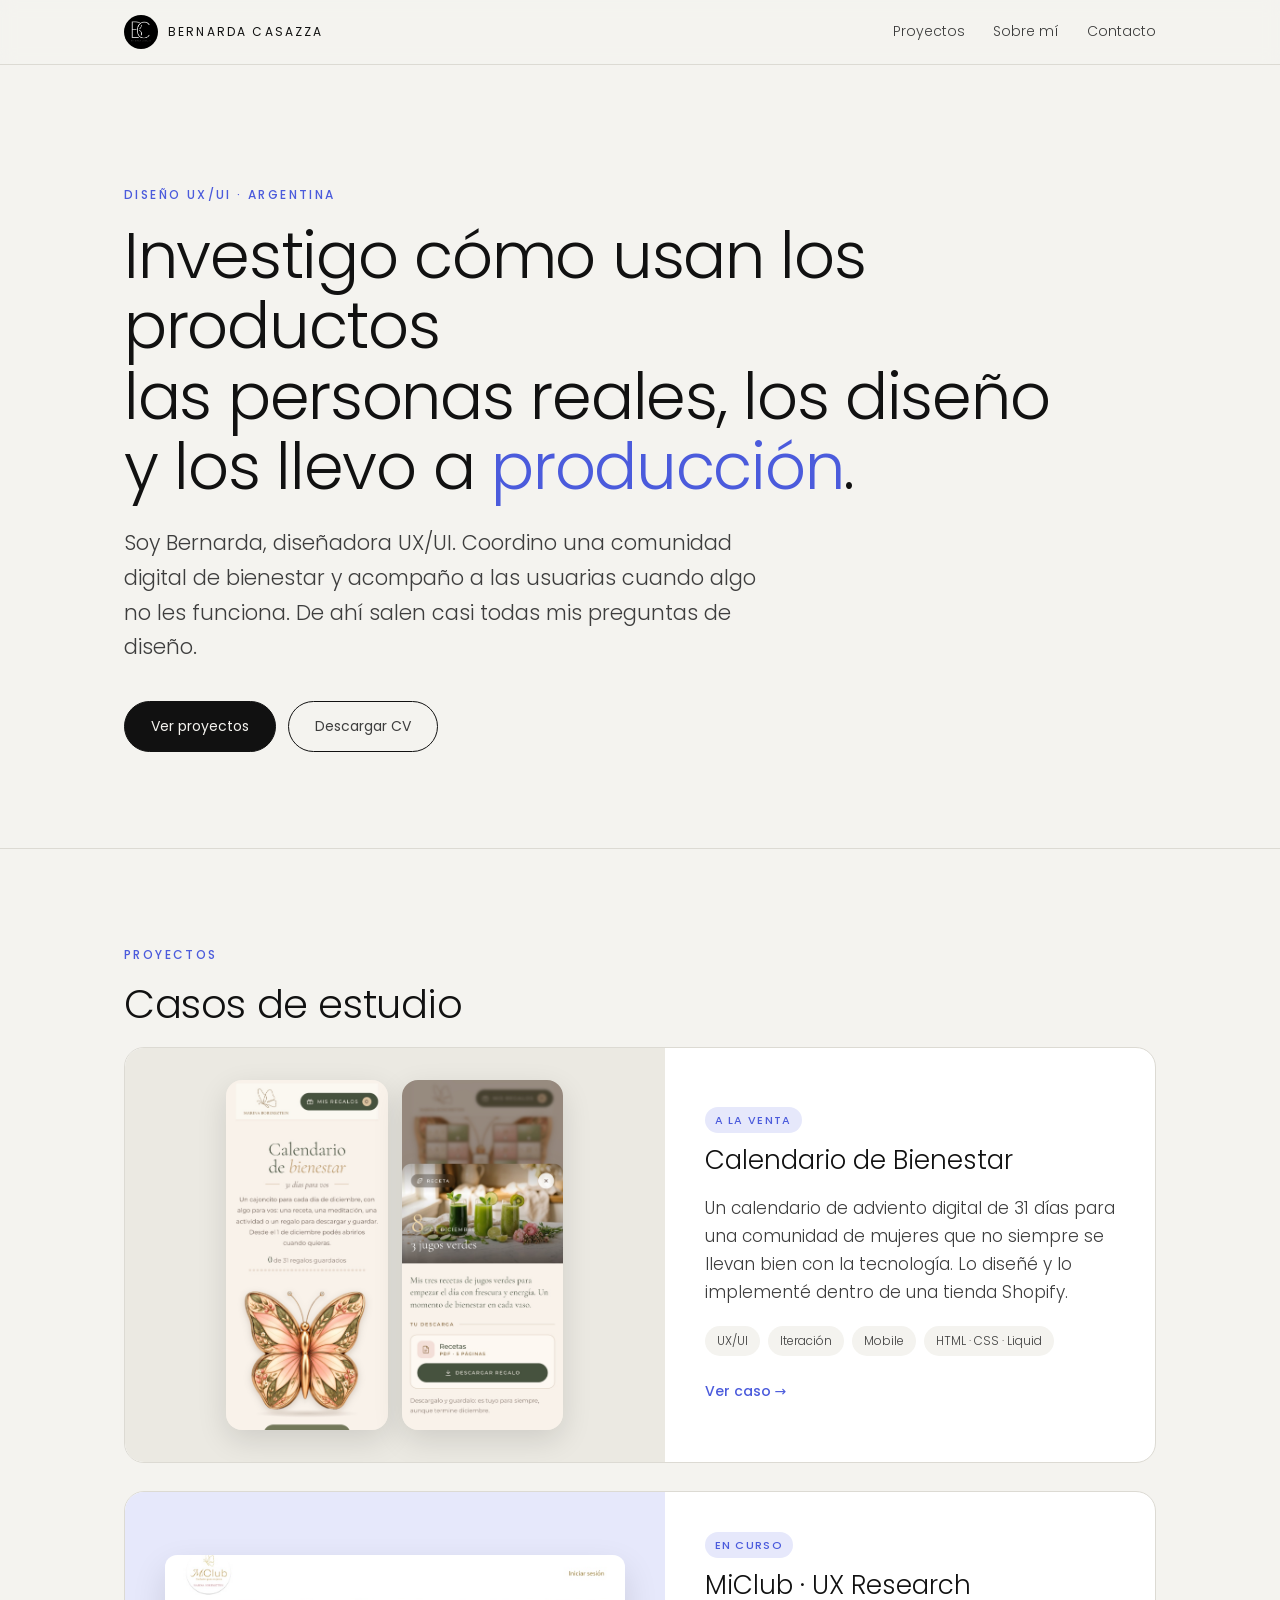
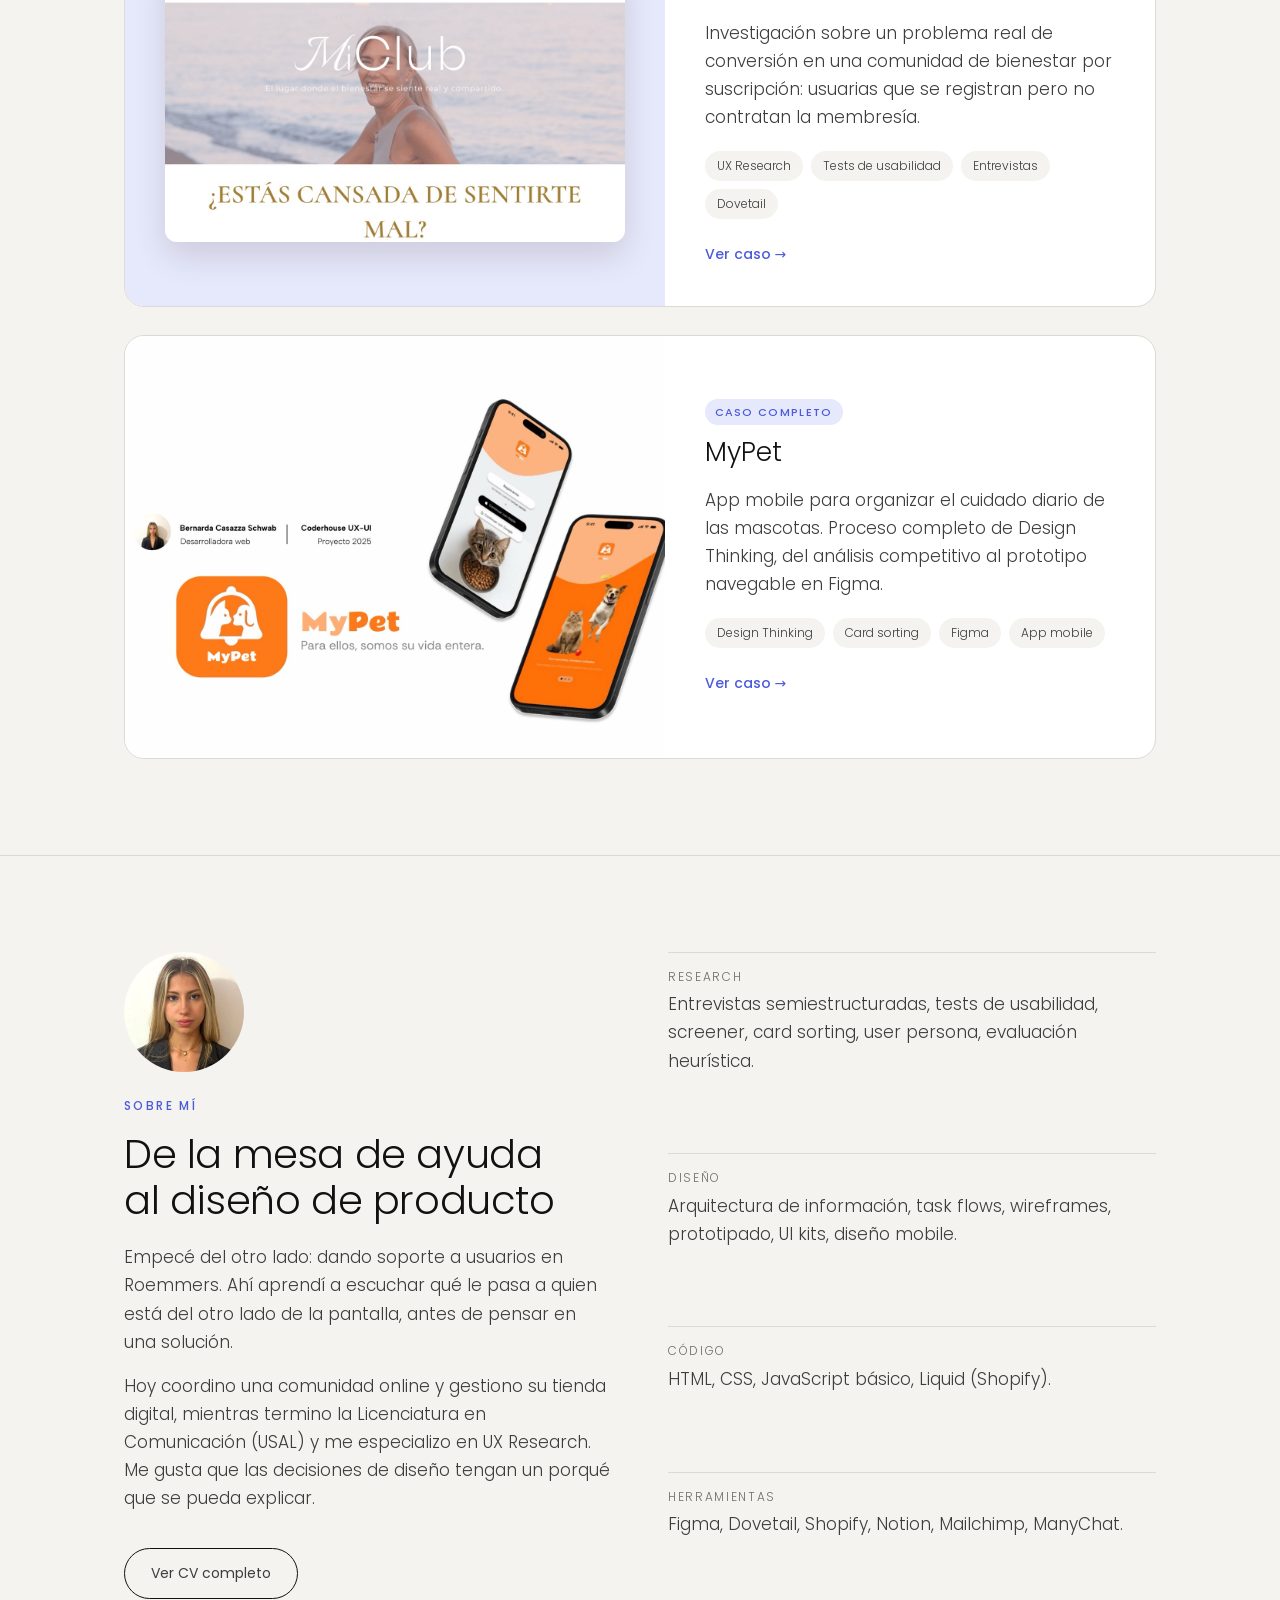
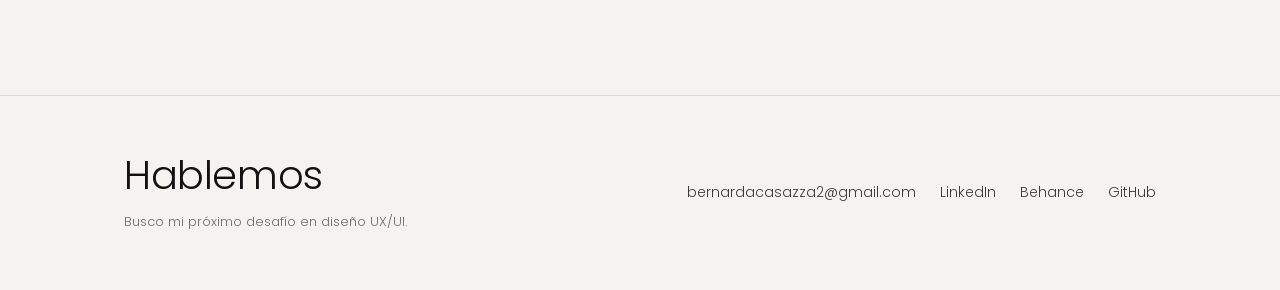
<file: index.html>
<!doctype html>
<html lang="es">
<head>
  <meta charset="utf-8">
  <meta name="viewport" content="width=device-width, initial-scale=1">
  <title>Bernarda Casazza · Diseño UX/UI</title>
  <meta name="description" content="Portfolio de Bernarda Casazza, diseñadora UX/UI en Argentina. Investigo con personas reales, diseño y llevo los productos a producción.">
  <meta property="og:type" content="website">
  <meta property="og:url" content="https://bernicasazza.github.io/">
  <meta property="og:title" content="Bernarda Casazza · Diseño UX/UI">
  <meta property="og:description" content="Portfolio de Bernarda Casazza, diseñadora UX/UI en Argentina. Investigo con personas reales, diseño y llevo los productos a producción.">
  <meta property="og:image" content="https://bernicasazza.github.io/img/og-portfolio.jpg">
  <meta property="og:image:width" content="1200">
  <meta property="og:image:height" content="627">
  <meta name="twitter:card" content="summary_large_image">
  <link rel="icon" href="img/logo-bc.png">
  <link rel="preconnect" href="https://fonts.googleapis.com">
  <link href="https://fonts.googleapis.com/css2?family=Poppins:wght@300;400;500&display=swap" rel="stylesheet">
  <link rel="stylesheet" href="styles.css">
</head>
<body>

<header class="top">
  <div class="wrap">
    <a class="brand" href="index.html"><img src="img/logo-bc.png" alt="">Bernarda Casazza</a>
    <ul class="nav">
      <li><a href="#proyectos">Proyectos</a></li>
      <li class="hide-sm"><a href="#sobre-mi">Sobre mí</a></li>
      <li><a href="#contacto">Contacto</a></li>
    </ul>
  </div>
</header>

<main>
  <section class="hero">
    <div class="wrap">
      <p class="eyebrow">Diseño UX/UI · Argentina</p>
      <h1>Investigo cómo usan los productos <br>las personas reales, los diseño <br>y los llevo a <em>producción</em>.</h1>
      <p class="lead">Soy Bernarda, diseñadora UX/UI. Coordino una comunidad digital de bienestar y acompaño a las usuarias cuando algo no les funciona. De ahí salen casi todas mis preguntas de diseño.</p>
      <div class="btns">
        <a class="btn btn-main" href="#proyectos">Ver proyectos</a>
        <a class="btn btn-ghost" href="cv-bernarda-casazza.pdf" target="_blank">Descargar CV</a>
      </div>
    </div>
  </section>

  <section id="proyectos" class="divider">
    <div class="wrap">
      <p class="eyebrow">Proyectos</p>
      <h2>Casos de estudio</h2>
      <div class="projects">

        <a class="card" href="calendario.html">
          <div class="card-img phones">
            <img src="img/calendario/1-inicio.jpg" alt="Pantalla de inicio del Calendario de Bienestar con una mariposa joyero">
            <img src="img/calendario/4-dia.jpg" alt="Pantalla de un día abierto del calendario">
          </div>
          <div class="card-body">
            <span class="status">A la venta</span>
            <h3>Calendario de Bienestar</h3>
            <p>Un calendario de adviento digital de 31 días para una comunidad de mujeres que no siempre se llevan bien con la tecnología. Lo diseñé y lo implementé dentro de una tienda Shopify.</p>
            <ul class="tags"><li>UX/UI</li><li>Iteración</li><li>Mobile</li><li>HTML · CSS · Liquid</li></ul>
            <span class="more">Ver caso →</span>
          </div>
        </a>

        <a class="card" href="miclub.html">
          <div class="card-img browser" style="background:var(--acc-soft)">
            <img src="img/miclub/sitio.jpg" alt="Página de suscripción de MiClub">
          </div>
          <div class="card-body">
            <span class="status">En curso</span>
            <h3>MiClub · UX Research</h3>
            <p>Investigación sobre un problema real de conversión en una comunidad de bienestar por suscripción: usuarias que se registran pero no contratan la membresía.</p>
            <ul class="tags"><li>UX Research</li><li>Tests de usabilidad</li><li>Entrevistas</li><li>Dovetail</li></ul>
            <span class="more">Ver caso →</span>
          </div>
        </a>

        <a class="card" href="mypet.html">
          <div class="card-img"><img src="img/mypet/00_PORTADA_cover_behance.jpg" alt="Portada del caso MyPet, app para el cuidado de mascotas"></div>
          <div class="card-body">
            <span class="status">Caso completo</span>
            <h3>MyPet</h3>
            <p>App mobile para organizar el cuidado diario de las mascotas. Proceso completo de Design Thinking, del análisis competitivo al prototipo navegable en Figma.</p>
            <ul class="tags"><li>Design Thinking</li><li>Card sorting</li><li>Figma</li><li>App mobile</li></ul>
            <span class="more">Ver caso →</span>
          </div>
        </a>

      </div>
    </div>
  </section>

  <section id="sobre-mi" class="divider">
    <div class="wrap about">
      <div>
        <img class="about-photo" src="img/foto.jpg" alt="Foto de Bernarda Casazza">
        <p class="eyebrow">Sobre mí</p>
        <h2>De la mesa de ayuda <br>al diseño de producto</h2>
        <div class="prose">
          <p>Empecé del otro lado: dando soporte a usuarios en Roemmers. Ahí aprendí a escuchar qué le pasa a quien está del otro lado de la pantalla, antes de pensar en una solución.</p>
          <p>Hoy coordino una comunidad online y gestiono su tienda digital, mientras termino la Licenciatura en Comunicación (USAL) y me especializo en UX Research. Me gusta que las decisiones de diseño tengan un porqué que se pueda explicar.</p>
        </div>
        <div class="btns"><a class="btn btn-ghost" href="cv-bernarda-casazza.pdf" target="_blank">Ver CV completo</a></div>
      </div>
      <ul class="skills">
        <li><span>Research</span>Entrevistas semiestructuradas, tests de usabilidad, screener, card sorting, user persona, evaluación heurística.</li>
        <li><span>Diseño</span>Arquitectura de información, task flows, wireframes, prototipado, UI kits, diseño mobile.</li>
        <li><span>Código</span>HTML, CSS, JavaScript básico, Liquid (Shopify).</li>
        <li><span>Herramientas</span>Figma, Dovetail, Shopify, Notion, Mailchimp, ManyChat.</li>
      </ul>
    </div>
  </section>
</main>

<footer id="contacto">
  <div class="wrap">
    <div>
      <h2 style="margin-bottom:8px">Hablemos</h2>
      <small>Busco mi próximo desafío en diseño UX/UI.</small>
    </div>
    <ul class="contact">
      <li><a href="mailto:bernardacasazza2@gmail.com">bernardacasazza2@gmail.com</a></li>
      <li><a href="https://www.linkedin.com/in/maria-bernarda-casazza-schwab-40ab6226b/" target="_blank">LinkedIn</a></li>
      <li><a href="https://www.behance.net/bernardacasazza1" target="_blank">Behance</a></li>
      <li><a href="https://github.com/bernicasazza" target="_blank">GitHub</a></li>
    </ul>
  </div>
</footer>

</body>
</html>
</file>
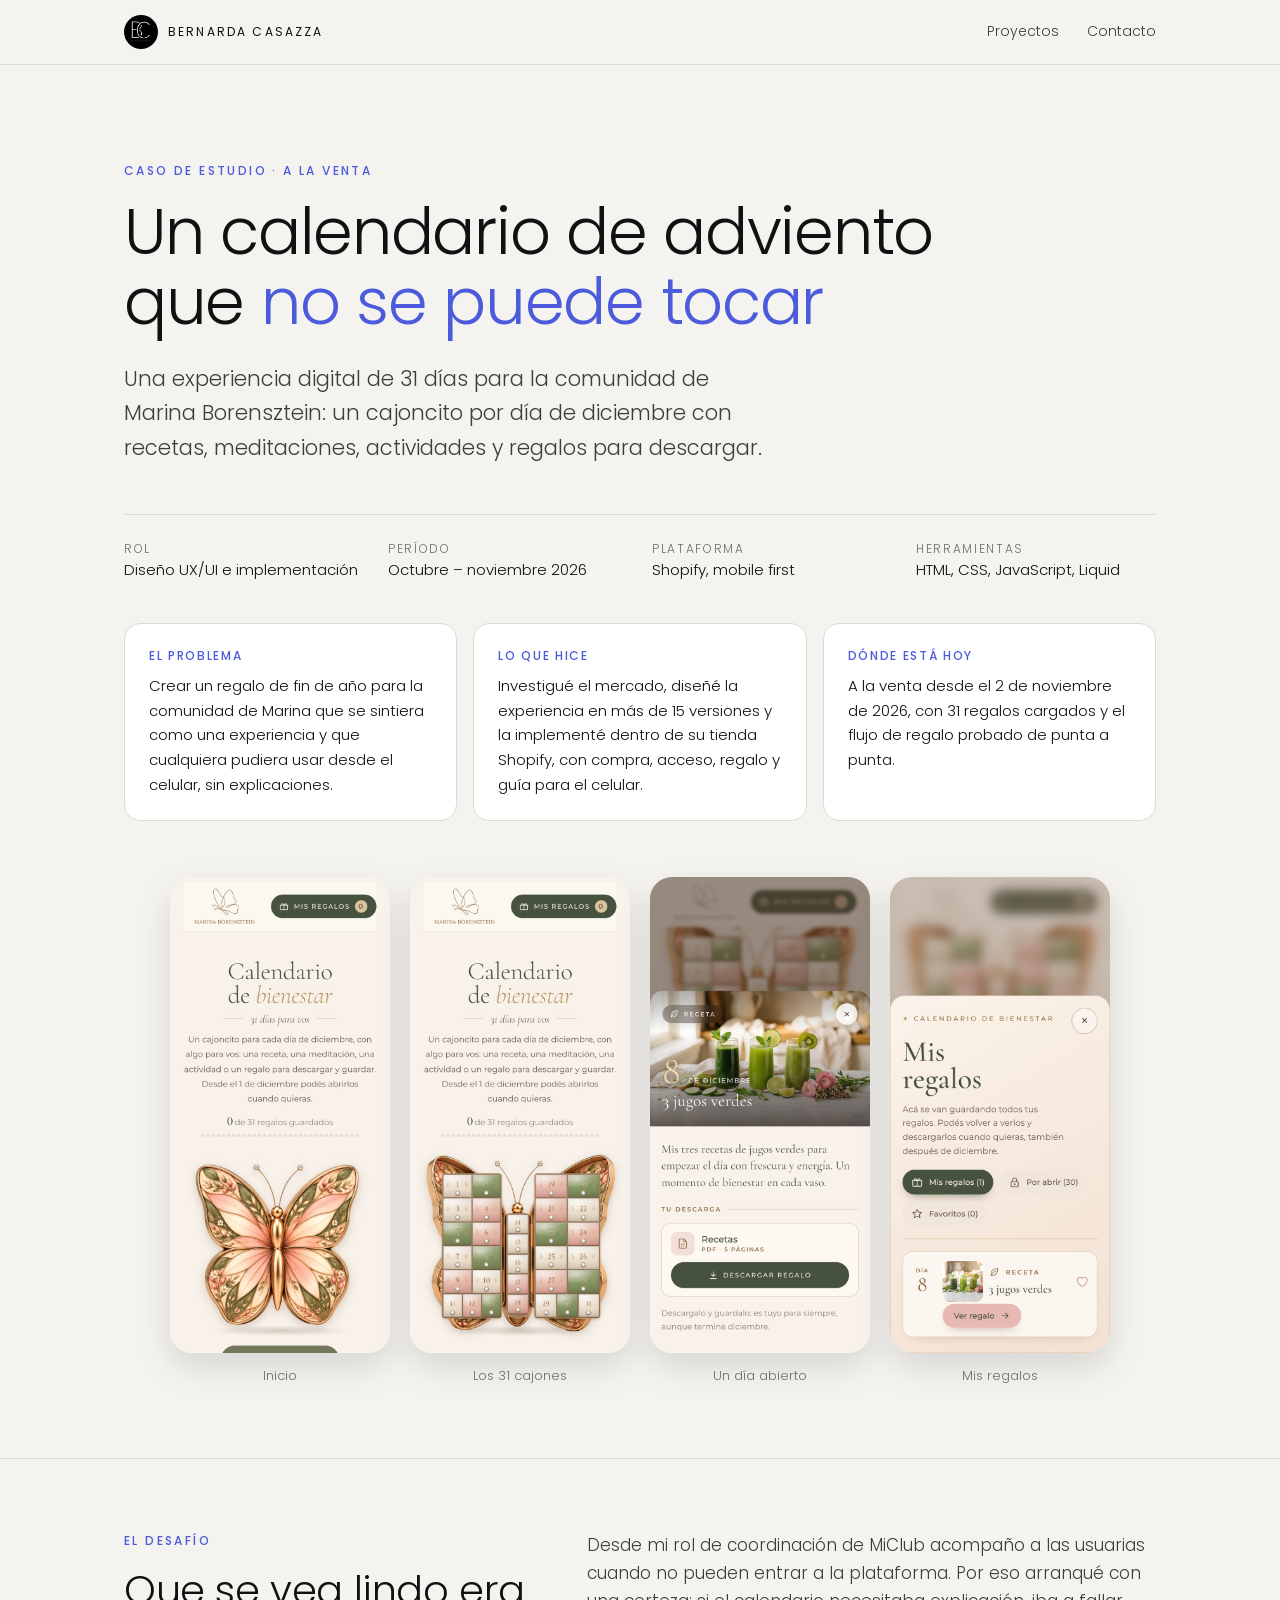
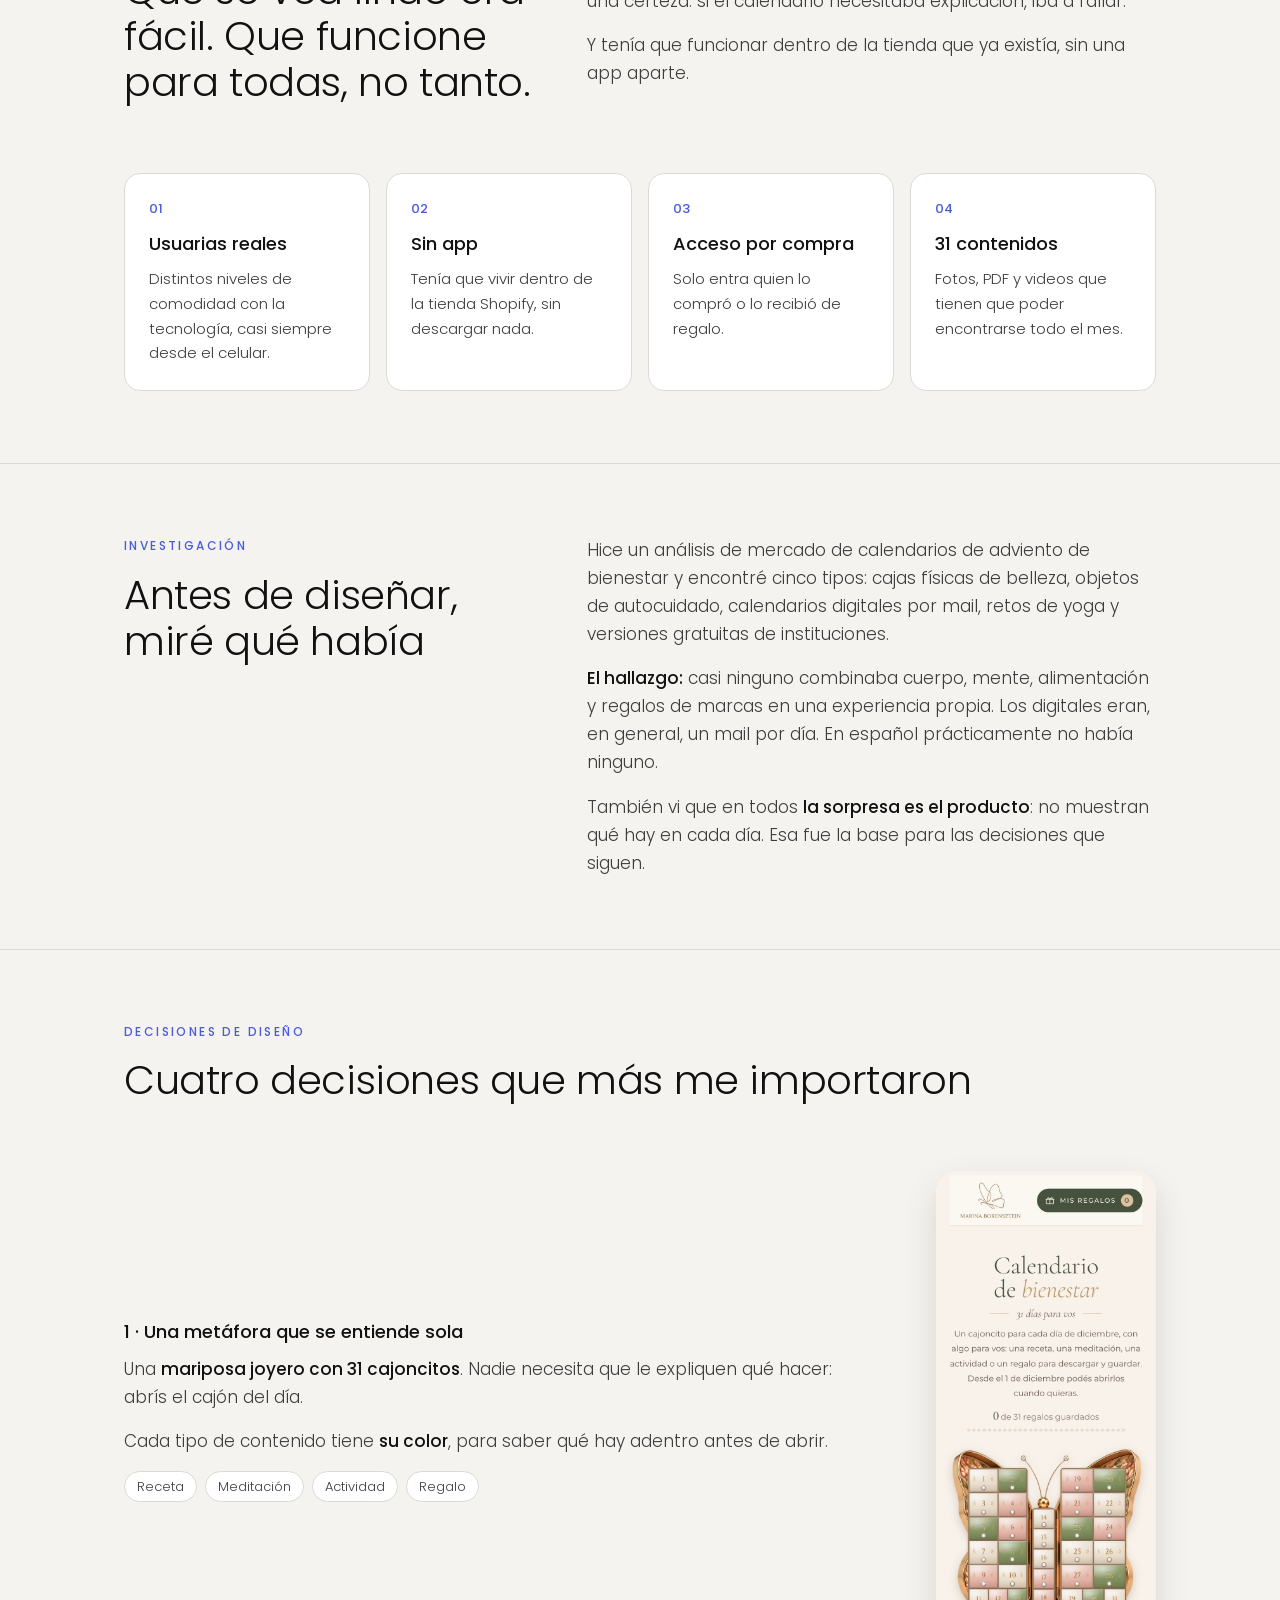
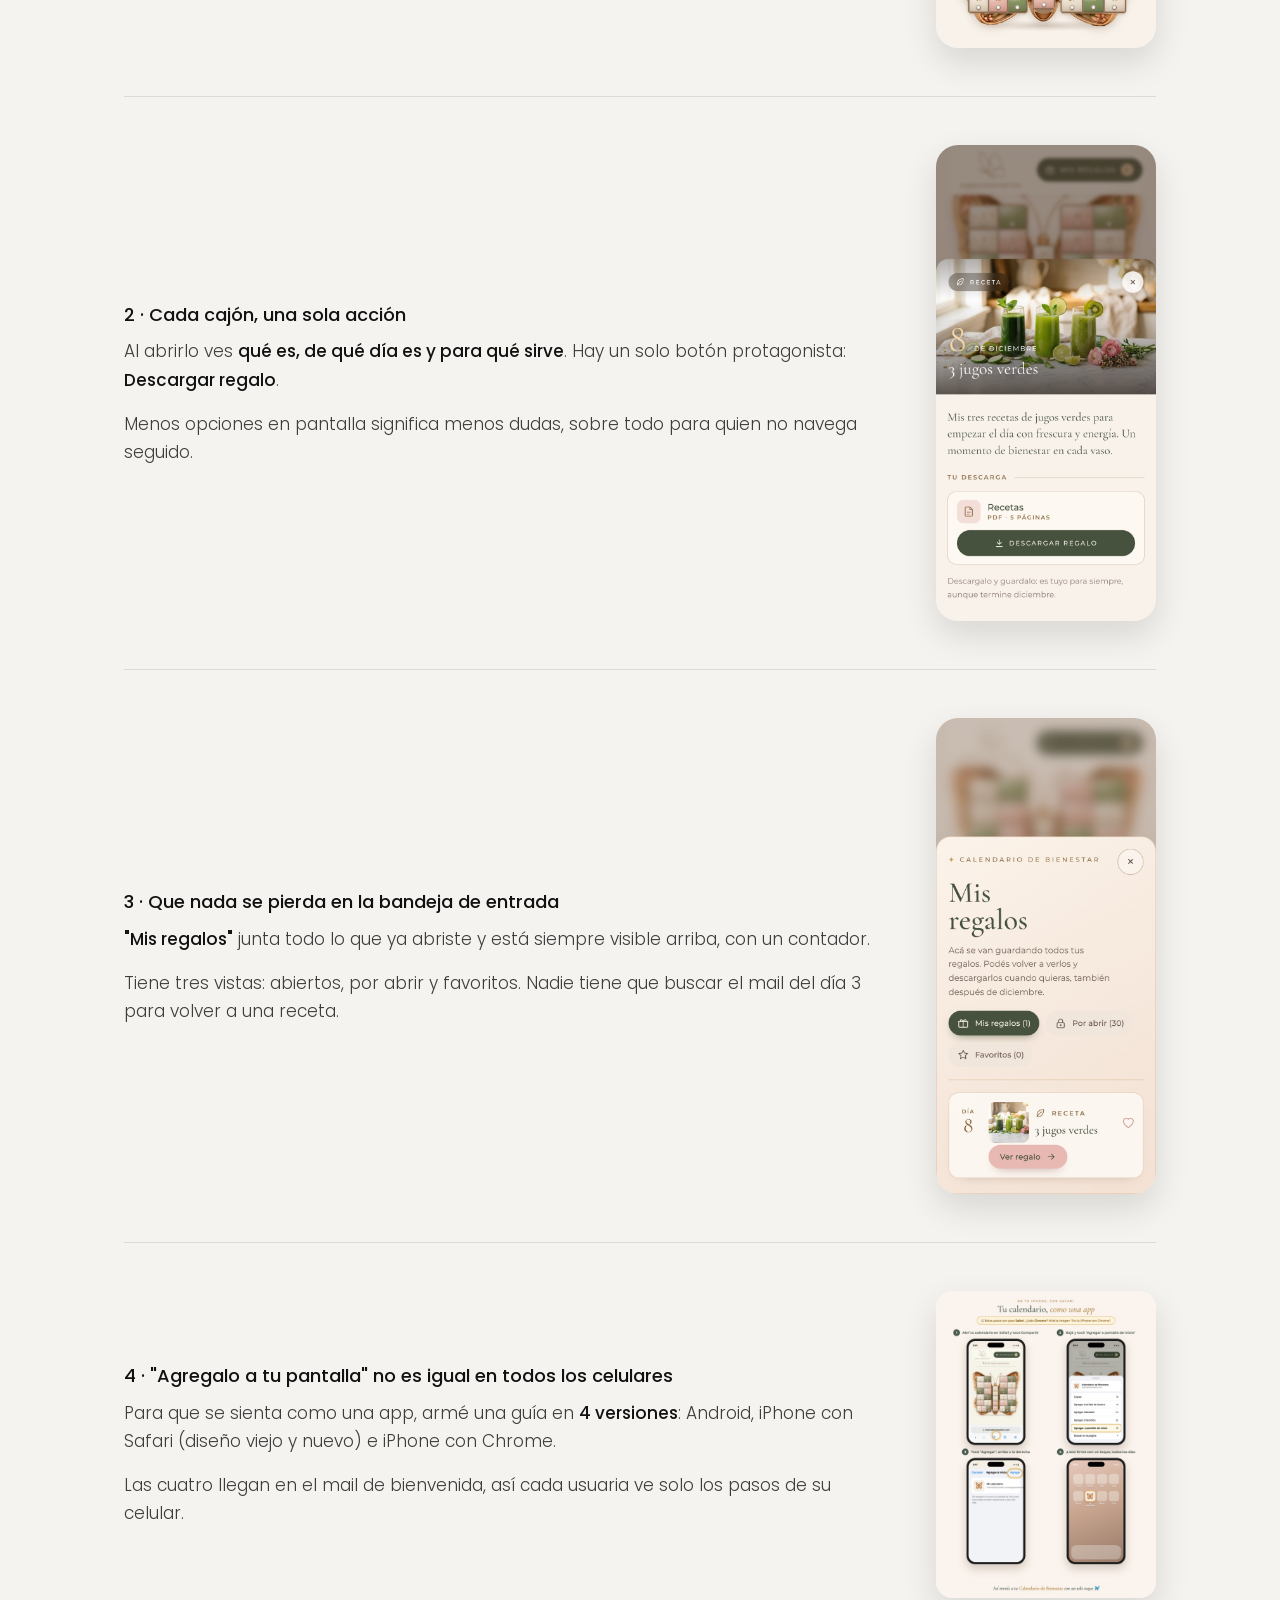
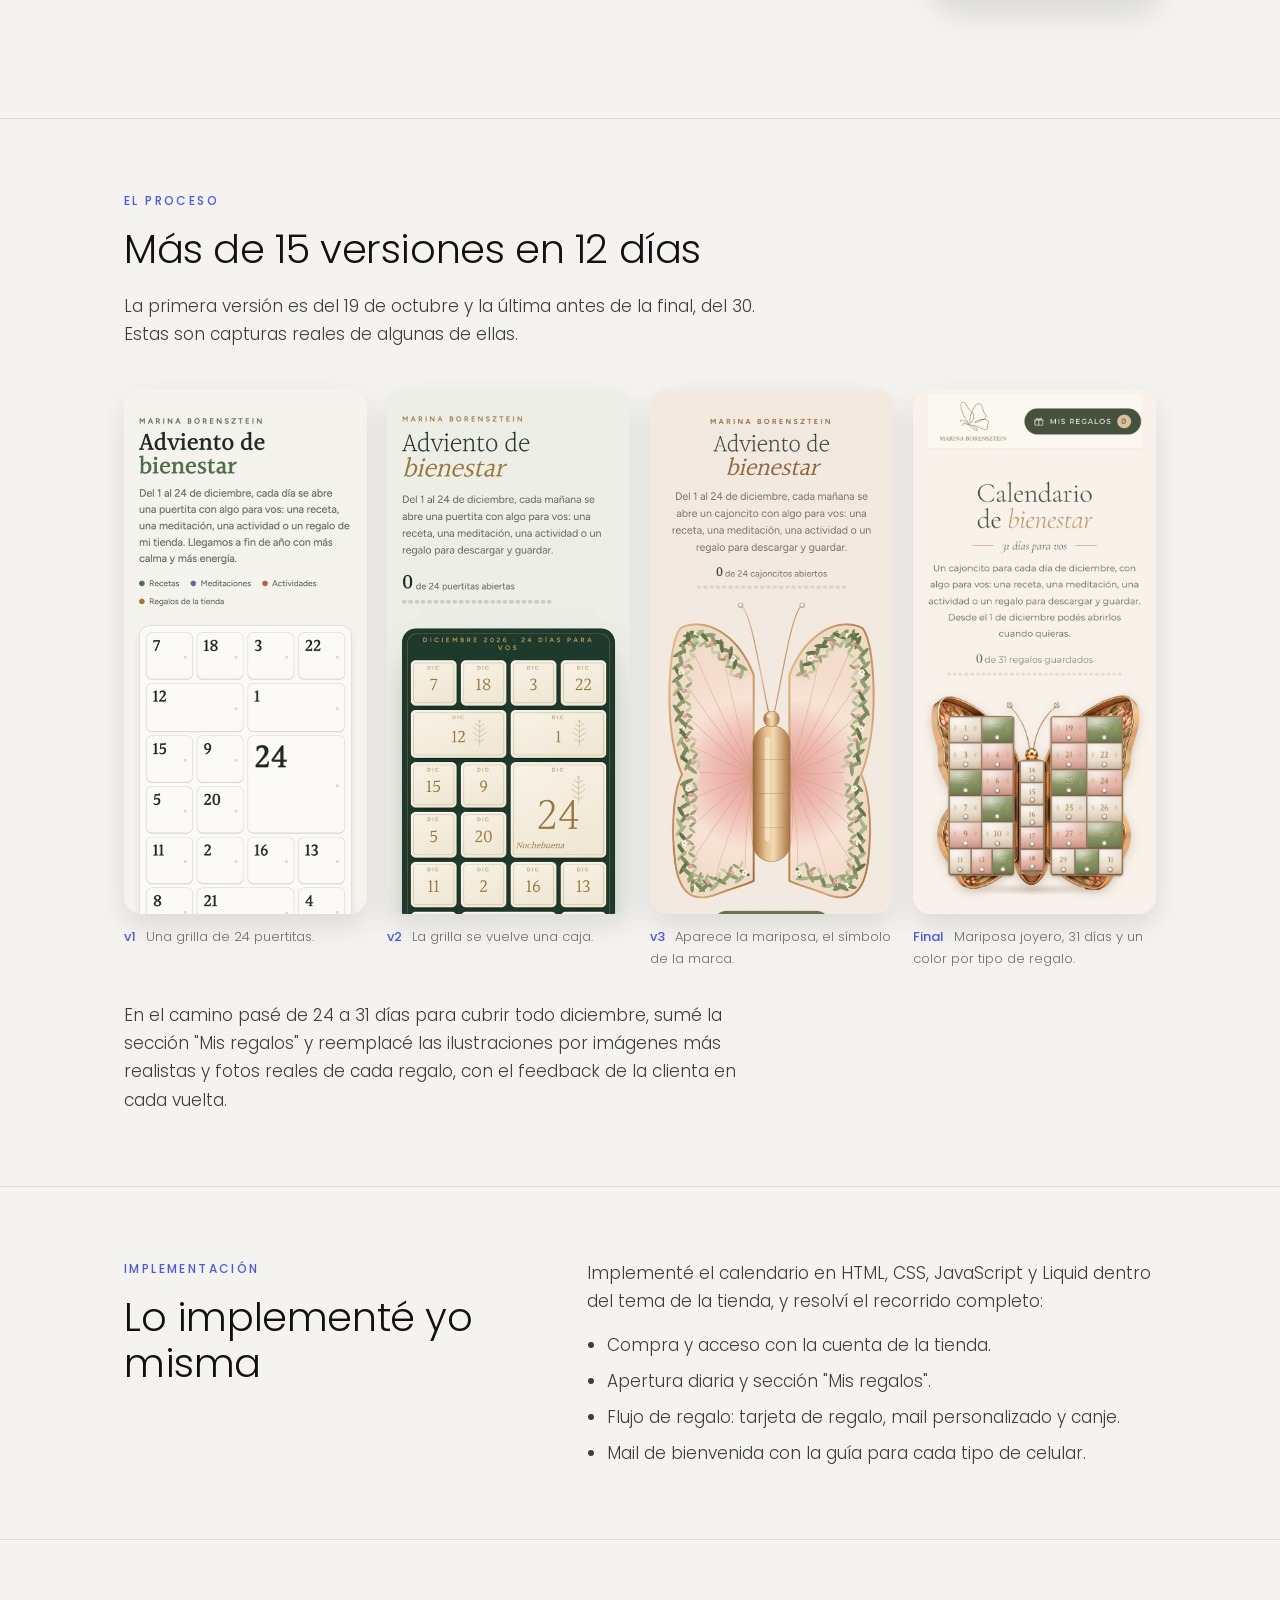
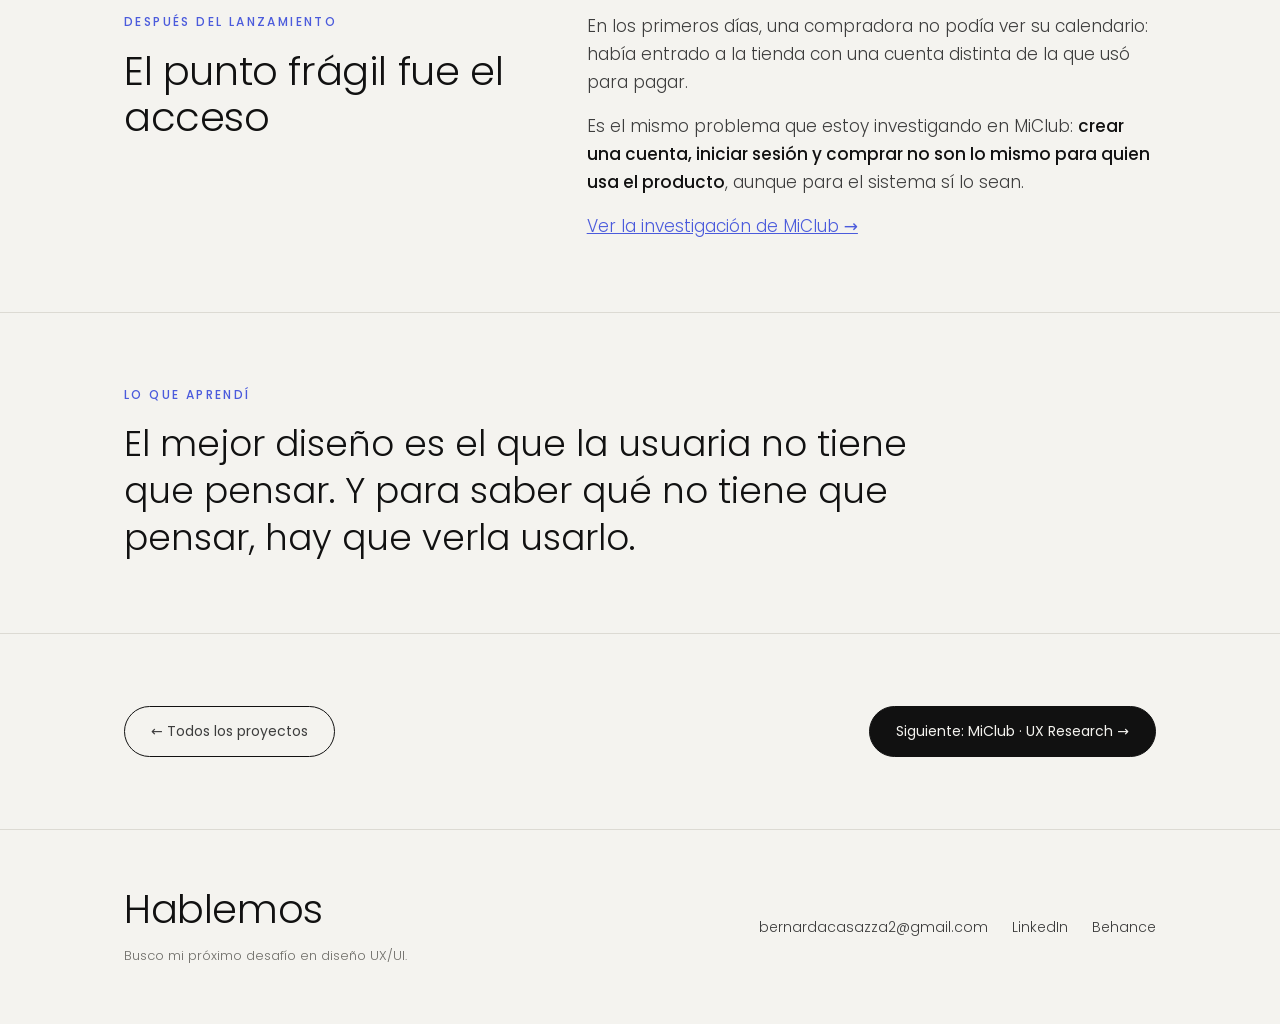
<file: calendario.html>
<!doctype html>
<html lang="es">
<head>
  <meta charset="utf-8">
  <meta name="viewport" content="width=device-width, initial-scale=1">
  <title>Calendario de Bienestar · Bernarda Casazza</title>
  <meta name="description" content="Caso de estudio UX/UI: calendario de adviento digital de 31 días, diseñado e implementado en Shopify.">
  <meta property="og:type" content="website">
  <meta property="og:url" content="https://bernicasazza.github.io/calendario.html">
  <meta property="og:title" content="Calendario de Bienestar · Bernarda Casazza">
  <meta property="og:description" content="Caso de estudio UX/UI: calendario de adviento digital de 31 días, diseñado e implementado en Shopify.">
  <meta property="og:image" content="https://bernicasazza.github.io/img/og-portfolio.jpg">
  <meta property="og:image:width" content="1200">
  <meta property="og:image:height" content="627">
  <meta name="twitter:card" content="summary_large_image">
  <link rel="icon" href="img/logo-bc.png">
  <link rel="preconnect" href="https://fonts.googleapis.com">
  <link href="https://fonts.googleapis.com/css2?family=Poppins:wght@300;400;500&display=swap" rel="stylesheet">
  <link rel="stylesheet" href="styles.css">
</head>
<body class="case">

<header class="top">
  <div class="wrap">
    <a class="brand" href="index.html"><img src="img/logo-bc.png" alt="">Bernarda Casazza</a>
    <ul class="nav">
      <li><a href="index.html#proyectos">Proyectos</a></li>
      <li><a href="#contacto">Contacto</a></li>
    </ul>
  </div>
</header>

<main>
  <div class="case-hero">
    <div class="wrap">
      <p class="eyebrow">Caso de estudio · A la venta</p>
      <h1>Un calendario de adviento <br>que <em>no se puede tocar</em></h1>
      <p class="lead">Una experiencia digital de 31 días para la comunidad de Marina Borensztein: un cajoncito por día de diciembre con recetas, meditaciones, actividades y regalos para descargar.</p>
      <div class="meta">
        <div><span>Rol</span><p>Diseño UX/UI e implementación</p></div>
        <div><span>Período</span><p>Octubre – noviembre 2026</p></div>
        <div><span>Plataforma</span><p>Shopify, mobile first</p></div>
        <div><span>Herramientas</span><p>HTML, CSS, JavaScript, Liquid</p></div>
      </div>
      <div class="tldr">
        <div><span>El problema</span><p>Crear un regalo de fin de año para la comunidad de Marina que se sintiera como una experiencia y que cualquiera pudiera usar desde el celular, sin explicaciones.</p></div>
        <div><span>Lo que hice</span><p>Investigué el mercado, diseñé la experiencia en más de 15 versiones y la implementé dentro de su tienda Shopify, con compra, acceso, regalo y guía para el celular.</p></div>
        <div><span>Dónde está hoy</span><p>A la venta desde el 2 de noviembre de 2026, con 31 regalos cargados y el flujo de regalo probado de punta a punta.</p></div>
      </div>
    </div>
  </div>

  <section style="padding-top:0">
    <div class="wrap">
      <div class="phones-row">
        <figure><img src="img/calendario/1-inicio.jpg" alt="Inicio: mariposa joyero cerrada"><figcaption>Inicio</figcaption></figure>
        <figure><img src="img/calendario/2-abierto.jpg" alt="La mariposa abierta con 31 cajoncitos"><figcaption>Los 31 cajones</figcaption></figure>
        <figure><img src="img/calendario/4-dia.jpg" alt="Un día abierto con su regalo"><figcaption>Un día abierto</figcaption></figure>
        <figure><img src="img/calendario/6-mis-regalos.jpg" alt="Sección Mis regalos"><figcaption>Mis regalos</figcaption></figure>
      </div>
    </div>
  </section>

  <section class="divider">
    <div class="wrap">
      <div class="two">
        <div>
          <p class="eyebrow">El desafío</p>
          <h2>Que se vea lindo era fácil. Que funcione para todas, no tanto.</h2>
        </div>
        <div class="prose">
          <p>Desde mi rol de coordinación de MiClub acompaño a las usuarias cuando no pueden entrar a la plataforma. Por eso arranqué con una certeza: si el calendario necesitaba explicación, iba a fallar.</p>
          <p>Y tenía que funcionar dentro de la tienda que ya existía, sin una app aparte.</p>
        </div>
      </div>
      <div class="grid-4" style="margin-top:48px">
        <div class="box"><span class="num">01</span><h3>Usuarias reales</h3><p>Distintos niveles de comodidad con la tecnología, casi siempre desde el celular.</p></div>
        <div class="box"><span class="num">02</span><h3>Sin app</h3><p>Tenía que vivir dentro de la tienda Shopify, sin descargar nada.</p></div>
        <div class="box"><span class="num">03</span><h3>Acceso por compra</h3><p>Solo entra quien lo compró o lo recibió de regalo.</p></div>
        <div class="box"><span class="num">04</span><h3>31 contenidos</h3><p>Fotos, PDF y videos que tienen que poder encontrarse todo el mes.</p></div>
      </div>
    </div>
  </section>

  <section class="divider">
    <div class="wrap two">
      <div>
        <p class="eyebrow">Investigación</p>
        <h2>Antes de diseñar, miré qué había</h2>
      </div>
      <div class="prose">
        <p>Hice un análisis de mercado de calendarios de adviento de bienestar y encontré cinco tipos: cajas físicas de belleza, objetos de autocuidado, calendarios digitales por mail, retos de yoga y versiones gratuitas de instituciones.</p>
        <p><strong>El hallazgo:</strong> casi ninguno combinaba cuerpo, mente, alimentación y regalos de marcas en una experiencia propia. Los digitales eran, en general, un mail por día. En español prácticamente no había ninguno.</p>
        <p>También vi que en todos <strong>la sorpresa es el producto</strong>: no muestran qué hay en cada día. Esa fue la base para las decisiones que siguen.</p>
      </div>
    </div>
  </section>

  <section class="divider">
    <div class="wrap">
      <p class="eyebrow">Decisiones de diseño</p>
      <h2>Cuatro decisiones que más me importaron</h2>

      <div class="decision">
        <div class="prose">
          <h3>1 · Una metáfora que se entiende sola</h3>
          <p>Una <strong>mariposa joyero con 31 cajoncitos</strong>. Nadie necesita que le expliquen qué hacer: abrís el cajón del día.</p>
          <p>Cada tipo de contenido tiene <strong>su color</strong>, para saber qué hay adentro antes de abrir.</p>
          <div class="chips"><span>Receta</span><span>Meditación</span><span>Actividad</span><span>Regalo</span></div>
        </div>
        <img src="img/calendario/2-abierto.jpg" alt="Mariposa abierta con cajones de colores">
      </div>

      <div class="decision">
        <div class="prose">
          <h3>2 · Cada cajón, una sola acción</h3>
          <p>Al abrirlo ves <strong>qué es, de qué día es y para qué sirve</strong>. Hay un solo botón protagonista: <strong>Descargar regalo</strong>.</p>
          <p>Menos opciones en pantalla significa menos dudas, sobre todo para quien no navega seguido.</p>
        </div>
        <img src="img/calendario/4-dia.jpg" alt="Detalle de un día con el botón Descargar regalo">
      </div>

      <div class="decision">
        <div class="prose">
          <h3>3 · Que nada se pierda en la bandeja de entrada</h3>
          <p><strong>"Mis regalos"</strong> junta todo lo que ya abriste y está siempre visible arriba, con un contador.</p>
          <p>Tiene tres vistas: abiertos, por abrir y favoritos. Nadie tiene que buscar el mail del día 3 para volver a una receta.</p>
        </div>
        <img src="img/calendario/6-mis-regalos.jpg" alt="Sección Mis regalos con sus tres vistas">
      </div>

      <div class="decision">
        <div class="prose">
          <h3>4 · "Agregalo a tu pantalla" no es igual en todos los celulares</h3>
          <p>Para que se sienta como una app, armé una guía en <strong>4 versiones</strong>: Android, iPhone con Safari (diseño viejo y nuevo) e iPhone con Chrome.</p>
          <p>Las cuatro llegan en el mail de bienvenida, así cada usuaria ve solo los pasos de su celular.</p>
        </div>
        <img src="img/calendario/instructivo.jpg" alt="Guía para agregar el calendario a la pantalla de inicio" style="border-radius:16px">
      </div>
    </div>
  </section>

  <section class="divider">
    <div class="wrap">
      <p class="eyebrow">El proceso</p>
      <h2>Más de 15 versiones en 12 días</h2>
      <p style="max-width:640px">La primera versión es del 19 de octubre y la última antes de la final, del 30. Estas son capturas reales de algunas de ellas.</p>
      <div class="evo">
        <figure><img src="img/calendario/v1.jpg" alt="Versión 1: grilla blanca de 24 puertitas" loading="lazy"><figcaption><b>v1</b> Una grilla de 24 puertitas.</figcaption></figure>
        <figure><img src="img/calendario/v2.jpg" alt="Versión 2: caja verde con puertitas" loading="lazy"><figcaption><b>v2</b> La grilla se vuelve una caja.</figcaption></figure>
        <figure><img src="img/calendario/v3.jpg" alt="Versión 3: primera mariposa dibujada" loading="lazy"><figcaption><b>v3</b> Aparece la mariposa, el símbolo de la marca.</figcaption></figure>
        <figure><img src="img/calendario/2-abierto.jpg" alt="Versión final: mariposa joyero con 31 cajones" loading="lazy"><figcaption><b>Final</b> Mariposa joyero, 31 días y un color por tipo de regalo.</figcaption></figure>
      </div>
      <p style="max-width:640px;margin-top:32px">En el camino pasé de 24 a 31 días para cubrir todo diciembre, sumé la sección "Mis regalos" y reemplacé las ilustraciones por imágenes más realistas y fotos reales de cada regalo, con el feedback de la clienta en cada vuelta.</p>
    </div>
  </section>

  <section class="divider">
    <div class="wrap two">
      <div>
        <p class="eyebrow">Implementación</p>
        <h2>Lo implementé yo misma</h2>
      </div>
      <div class="prose">
        <p>Implementé el calendario en HTML, CSS, JavaScript y Liquid dentro del tema de la tienda, y resolví el recorrido completo:</p>
        <ul>
          <li>Compra y acceso con la cuenta de la tienda.</li>
          <li>Apertura diaria y sección "Mis regalos".</li>
          <li>Flujo de regalo: tarjeta de regalo, mail personalizado y canje.</li>
          <li>Mail de bienvenida con la guía para cada tipo de celular.</li>
        </ul>
      </div>
    </div>
  </section>

  <section class="divider">
    <div class="wrap two">
      <div>
        <p class="eyebrow">Después del lanzamiento</p>
        <h2>El punto frágil fue el acceso</h2>
      </div>
      <div class="prose">
        <p>En los primeros días, una compradora no podía ver su calendario: había entrado a la tienda con una cuenta distinta de la que usó para pagar.</p>
        <p>Es el mismo problema que estoy investigando en MiClub: <strong>crear una cuenta, iniciar sesión y comprar no son lo mismo para quien usa el producto</strong>, aunque para el sistema sí lo sean.</p>
        <p><a href="miclub.html" style="color:var(--acc)">Ver la investigación de MiClub →</a></p>
      </div>
    </div>
  </section>

  <section class="divider">
    <div class="wrap">
      <p class="eyebrow">Lo que aprendí</p>
      <p class="quote">El mejor diseño es el que la usuaria no tiene que pensar. Y para saber qué no tiene que pensar, hay que verla usarlo.</p>
    </div>
  </section>

  <section class="divider">
    <div class="wrap next">
      <a class="btn btn-ghost" href="index.html#proyectos">← Todos los proyectos</a>
      <a class="btn btn-main" href="miclub.html">Siguiente: MiClub · UX Research →</a>
    </div>
  </section>
</main>

<footer id="contacto">
  <div class="wrap">
    <div><h2 style="margin-bottom:8px">Hablemos</h2><small>Busco mi próximo desafío en diseño UX/UI.</small></div>
    <ul class="contact">
      <li><a href="mailto:bernardacasazza2@gmail.com">bernardacasazza2@gmail.com</a></li>
      <li><a href="https://www.linkedin.com/in/maria-bernarda-casazza-schwab-40ab6226b/" target="_blank">LinkedIn</a></li>
      <li><a href="https://www.behance.net/bernardacasazza1" target="_blank">Behance</a></li>
    </ul>
  </div>
</footer>

</body>
</html>
</file>
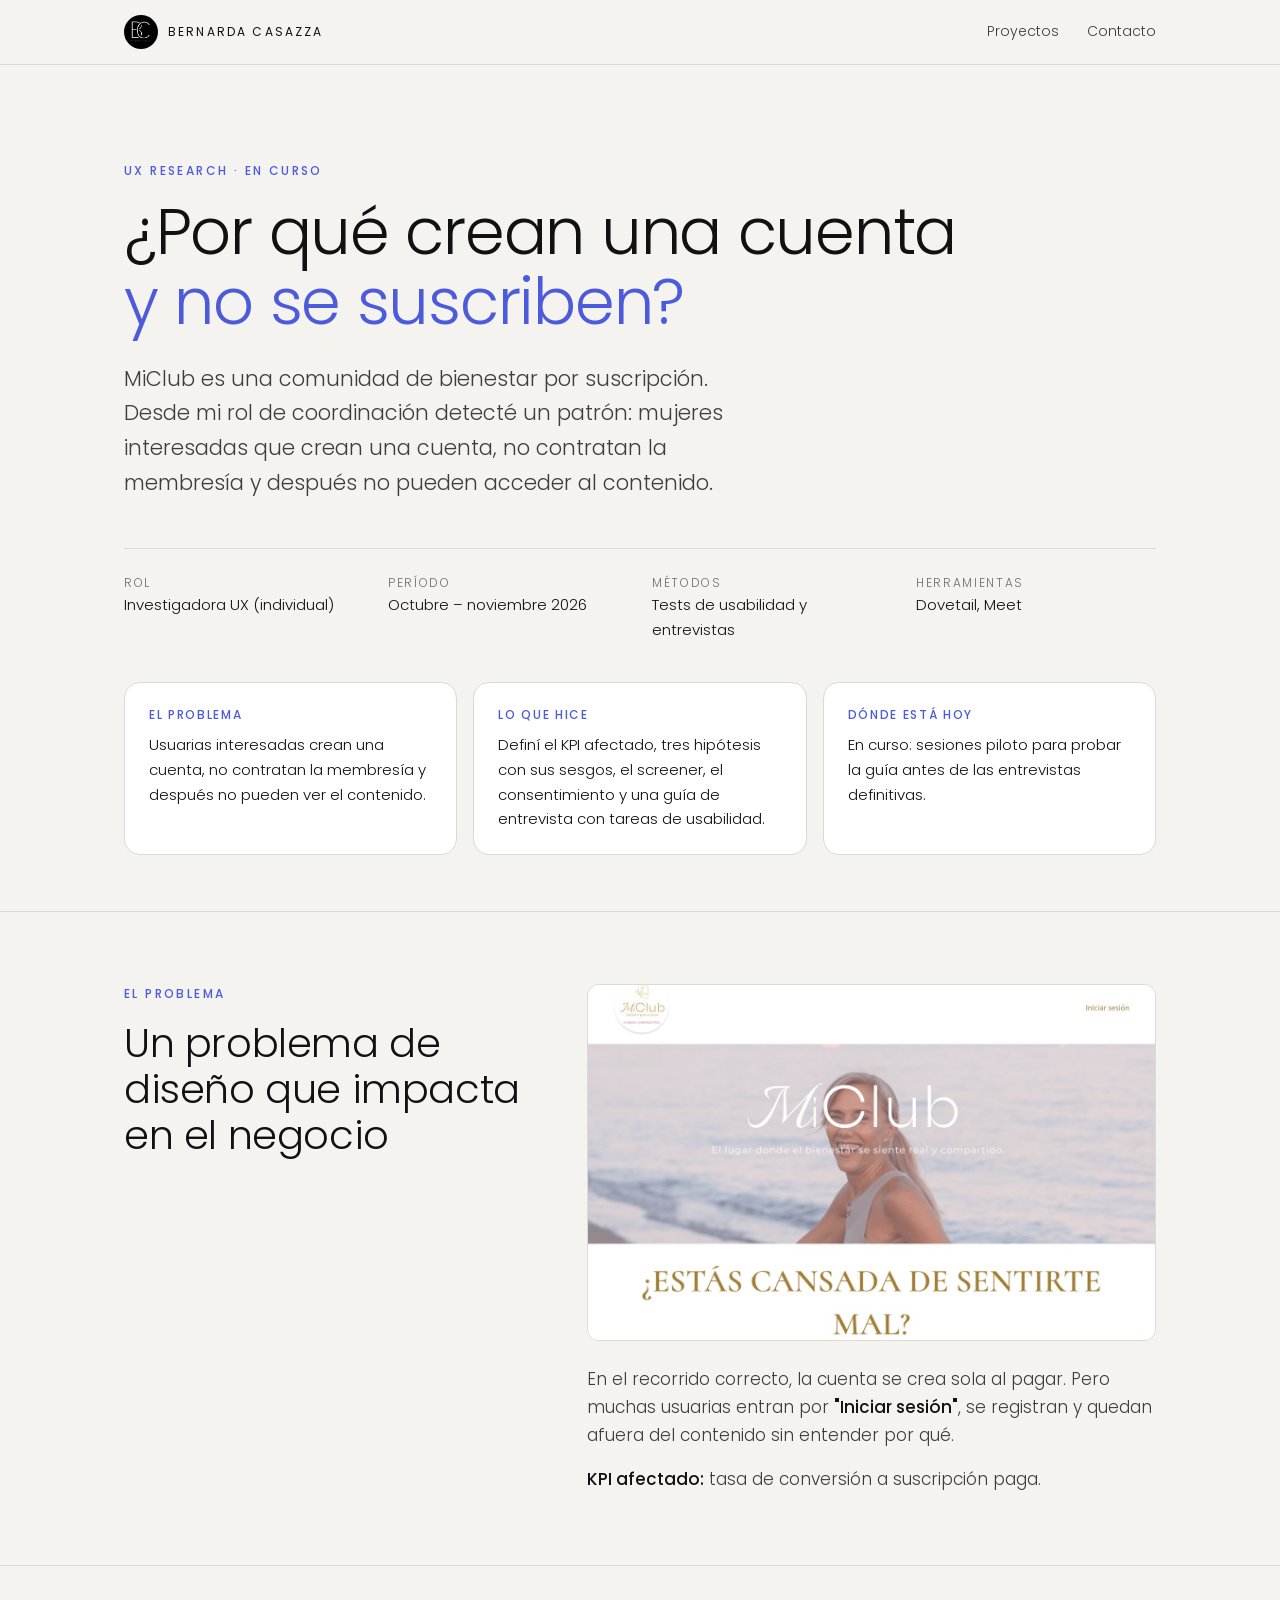
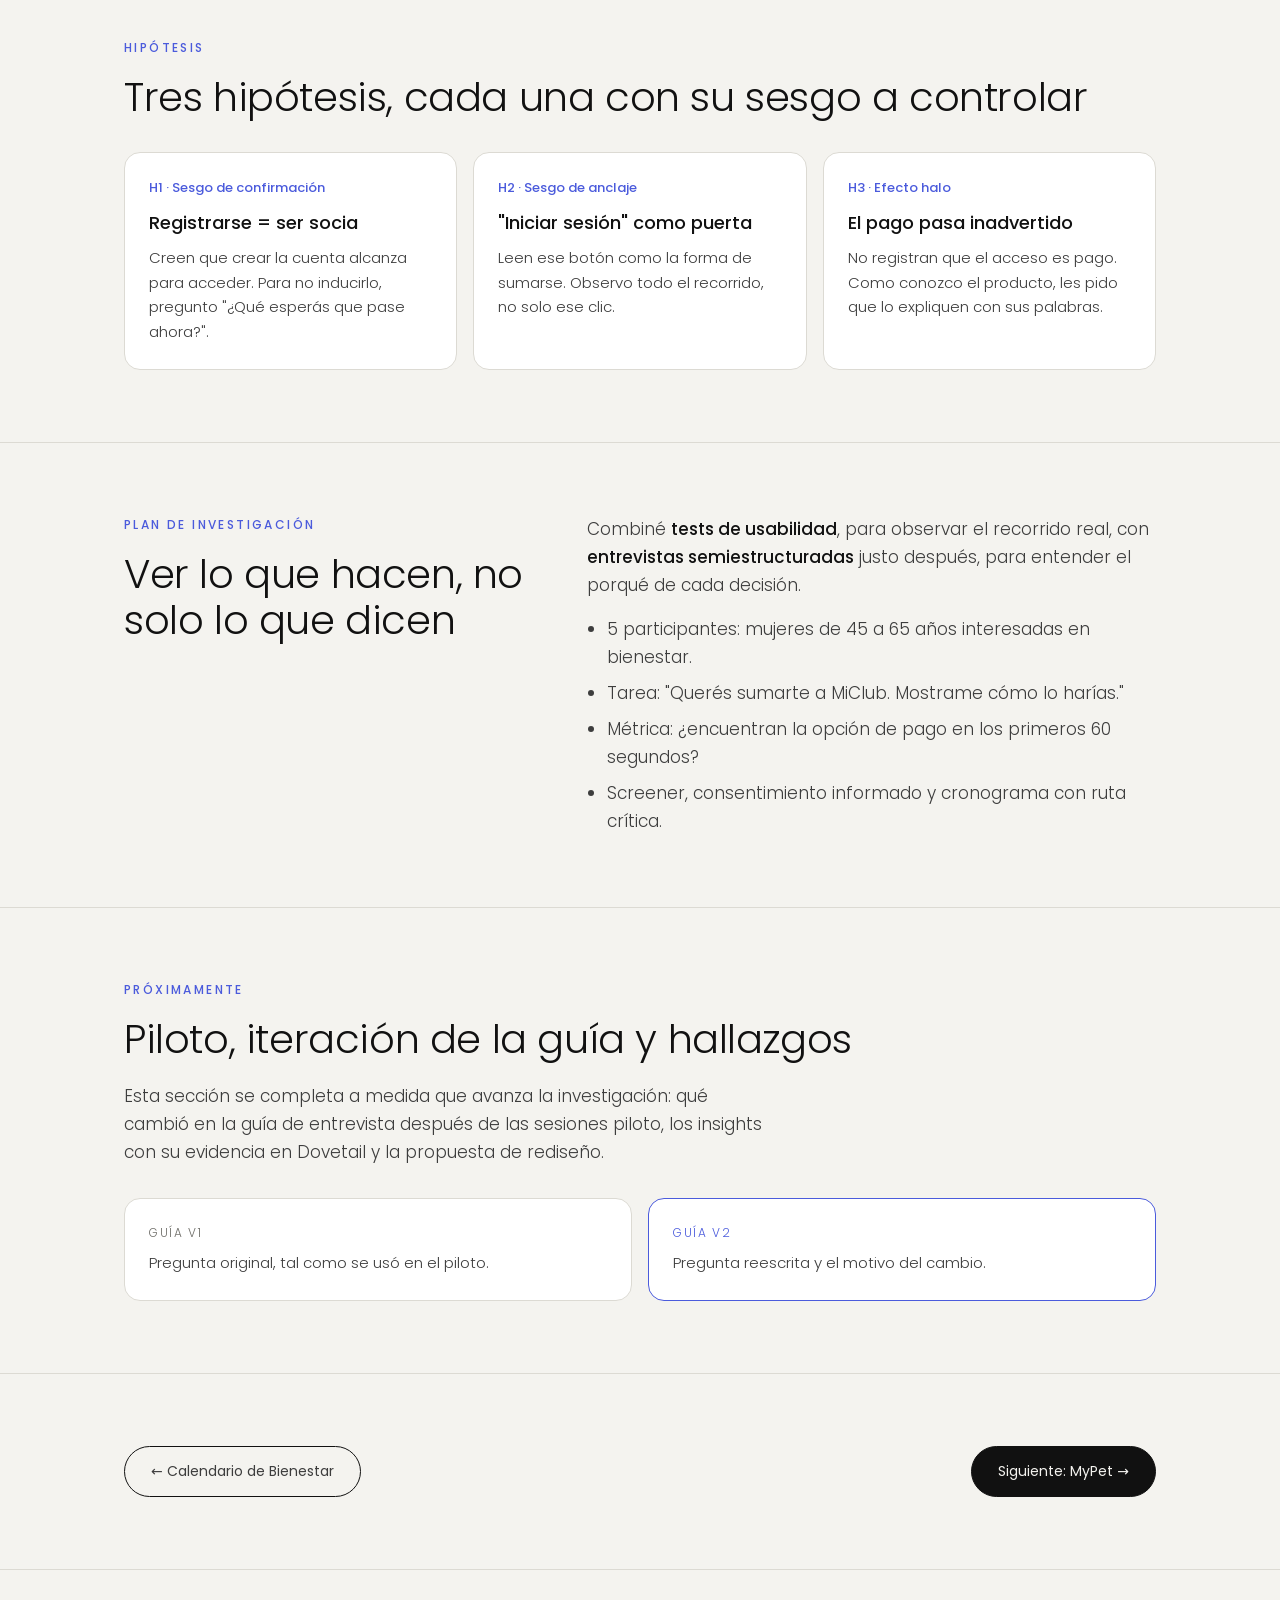
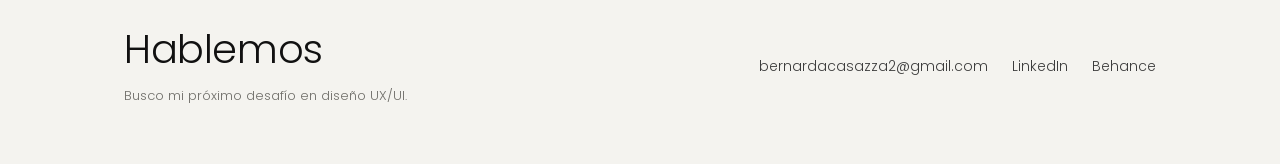
<file: miclub.html>
<!doctype html>
<html lang="es">
<head>
  <meta charset="utf-8">
  <meta name="viewport" content="width=device-width, initial-scale=1">
  <title>MiClub · UX Research · Bernarda Casazza</title>
  <meta name="description" content="Caso de UX Research en curso: por qué las usuarias crean una cuenta en MiClub y no contratan la membresía.">
  <meta property="og:type" content="website">
  <meta property="og:url" content="https://bernicasazza.github.io/miclub.html">
  <meta property="og:title" content="MiClub · UX Research · Bernarda Casazza">
  <meta property="og:description" content="Caso de UX Research en curso: por qué las usuarias crean una cuenta en MiClub y no contratan la membresía.">
  <meta property="og:image" content="https://bernicasazza.github.io/img/og-portfolio.jpg">
  <meta property="og:image:width" content="1200">
  <meta property="og:image:height" content="627">
  <meta name="twitter:card" content="summary_large_image">
  <link rel="icon" href="img/logo-bc.png">
  <link rel="preconnect" href="https://fonts.googleapis.com">
  <link href="https://fonts.googleapis.com/css2?family=Poppins:wght@300;400;500&display=swap" rel="stylesheet">
  <link rel="stylesheet" href="styles.css">
</head>
<body class="case">

<header class="top">
  <div class="wrap">
    <a class="brand" href="index.html"><img src="img/logo-bc.png" alt="">Bernarda Casazza</a>
    <ul class="nav">
      <li><a href="index.html#proyectos">Proyectos</a></li>
      <li><a href="#contacto">Contacto</a></li>
    </ul>
  </div>
</header>

<main>
  <div class="case-hero">
    <div class="wrap">
      <p class="eyebrow">UX Research · En curso</p>
      <h1>¿Por qué crean una cuenta <br><em>y no se suscriben?</em></h1>
      <p class="lead">MiClub es una comunidad de bienestar por suscripción. Desde mi rol de coordinación detecté un patrón: mujeres interesadas que crean una cuenta, no contratan la membresía y después no pueden acceder al contenido.</p>
      <div class="meta">
        <div><span>Rol</span><p>Investigadora UX (individual)</p></div>
        <div><span>Período</span><p>Octubre – noviembre 2026</p></div>
        <div><span>Métodos</span><p>Tests de usabilidad y entrevistas</p></div>
        <div><span>Herramientas</span><p>Dovetail, Meet</p></div>
      </div>
      <div class="tldr">
        <div><span>El problema</span><p>Usuarias interesadas crean una cuenta, no contratan la membresía y después no pueden ver el contenido.</p></div>
        <div><span>Lo que hice</span><p>Definí el KPI afectado, tres hipótesis con sus sesgos, el screener, el consentimiento y una guía de entrevista con tareas de usabilidad.</p></div>
        <div><span>Dónde está hoy</span><p>En curso: sesiones piloto para probar la guía antes de las entrevistas definitivas.</p></div>
      </div>
    </div>
  </div>

  <section class="divider">
    <div class="wrap two">
      <div>
        <p class="eyebrow">El problema</p>
        <h2>Un problema de diseño que impacta en el negocio</h2>
      </div>
      <div class="prose">
        <img src="img/miclub/sitio.jpg" alt="Página de suscripción de MiClub, con el botón Iniciar sesión arriba a la derecha" style="border-radius:12px;border:1px solid var(--line);margin-bottom:24px">
        <p>En el recorrido correcto, la cuenta se crea sola al pagar. Pero muchas usuarias entran por <strong>"Iniciar sesión"</strong>, se registran y quedan afuera del contenido sin entender por qué.</p>
        <p><strong>KPI afectado:</strong> tasa de conversión a suscripción paga.</p>
      </div>
    </div>
  </section>

  <section class="divider">
    <div class="wrap">
      <p class="eyebrow">Hipótesis</p>
      <h2>Tres hipótesis, cada una con su sesgo a controlar</h2>
      <div class="grid-3" style="margin-top:32px">
        <div class="box"><span class="num">H1 · Sesgo de confirmación</span><h3>Registrarse = ser socia</h3><p>Creen que crear la cuenta alcanza para acceder. Para no inducirlo, pregunto "¿Qué esperás que pase ahora?".</p></div>
        <div class="box"><span class="num">H2 · Sesgo de anclaje</span><h3>"Iniciar sesión" como puerta</h3><p>Leen ese botón como la forma de sumarse. Observo todo el recorrido, no solo ese clic.</p></div>
        <div class="box"><span class="num">H3 · Efecto halo</span><h3>El pago pasa inadvertido</h3><p>No registran que el acceso es pago. Como conozco el producto, les pido que lo expliquen con sus palabras.</p></div>
      </div>
    </div>
  </section>

  <section class="divider">
    <div class="wrap two">
      <div>
        <p class="eyebrow">Plan de investigación</p>
        <h2>Ver lo que hacen, no solo lo que dicen</h2>
      </div>
      <div class="prose">
        <p>Combiné <strong>tests de usabilidad</strong>, para observar el recorrido real, con <strong>entrevistas semiestructuradas</strong> justo después, para entender el porqué de cada decisión.</p>
        <ul>
          <li>5 participantes: mujeres de 45 a 65 años interesadas en bienestar.</li>
          <li>Tarea: "Querés sumarte a MiClub. Mostrame cómo lo harías."</li>
          <li>Métrica: ¿encuentran la opción de pago en los primeros 60 segundos?</li>
          <li>Screener, consentimiento informado y cronograma con ruta crítica.</li>
        </ul>
      </div>
    </div>
  </section>

  <section class="divider">
    <div class="wrap">
      <p class="eyebrow">Próximamente</p>
      <h2>Piloto, iteración de la guía y hallazgos</h2>
      <p style="max-width:640px">Esta sección se completa a medida que avanza la investigación: qué cambió en la guía de entrevista después de las sesiones piloto, los insights con su evidencia en Dovetail y la propuesta de rediseño.</p>
      <div class="compare" style="margin-top:32px">
        <div class="box"><span>Guía v1</span><p>Pregunta original, tal como se usó en el piloto.</p></div>
        <div class="box after"><span>Guía v2</span><p>Pregunta reescrita y el motivo del cambio.</p></div>
      </div>
    </div>
  </section>

  <section class="divider">
    <div class="wrap next">
      <a class="btn btn-ghost" href="calendario.html">← Calendario de Bienestar</a>
      <a class="btn btn-main" href="mypet.html">Siguiente: MyPet →</a>
    </div>
  </section>
</main>

<footer id="contacto">
  <div class="wrap">
    <div><h2 style="margin-bottom:8px">Hablemos</h2><small>Busco mi próximo desafío en diseño UX/UI.</small></div>
    <ul class="contact">
      <li><a href="mailto:bernardacasazza2@gmail.com">bernardacasazza2@gmail.com</a></li>
      <li><a href="https://www.linkedin.com/in/maria-bernarda-casazza-schwab-40ab6226b/" target="_blank">LinkedIn</a></li>
      <li><a href="https://www.behance.net/bernardacasazza1" target="_blank">Behance</a></li>
    </ul>
  </div>
</footer>

</body>
</html>
</file>
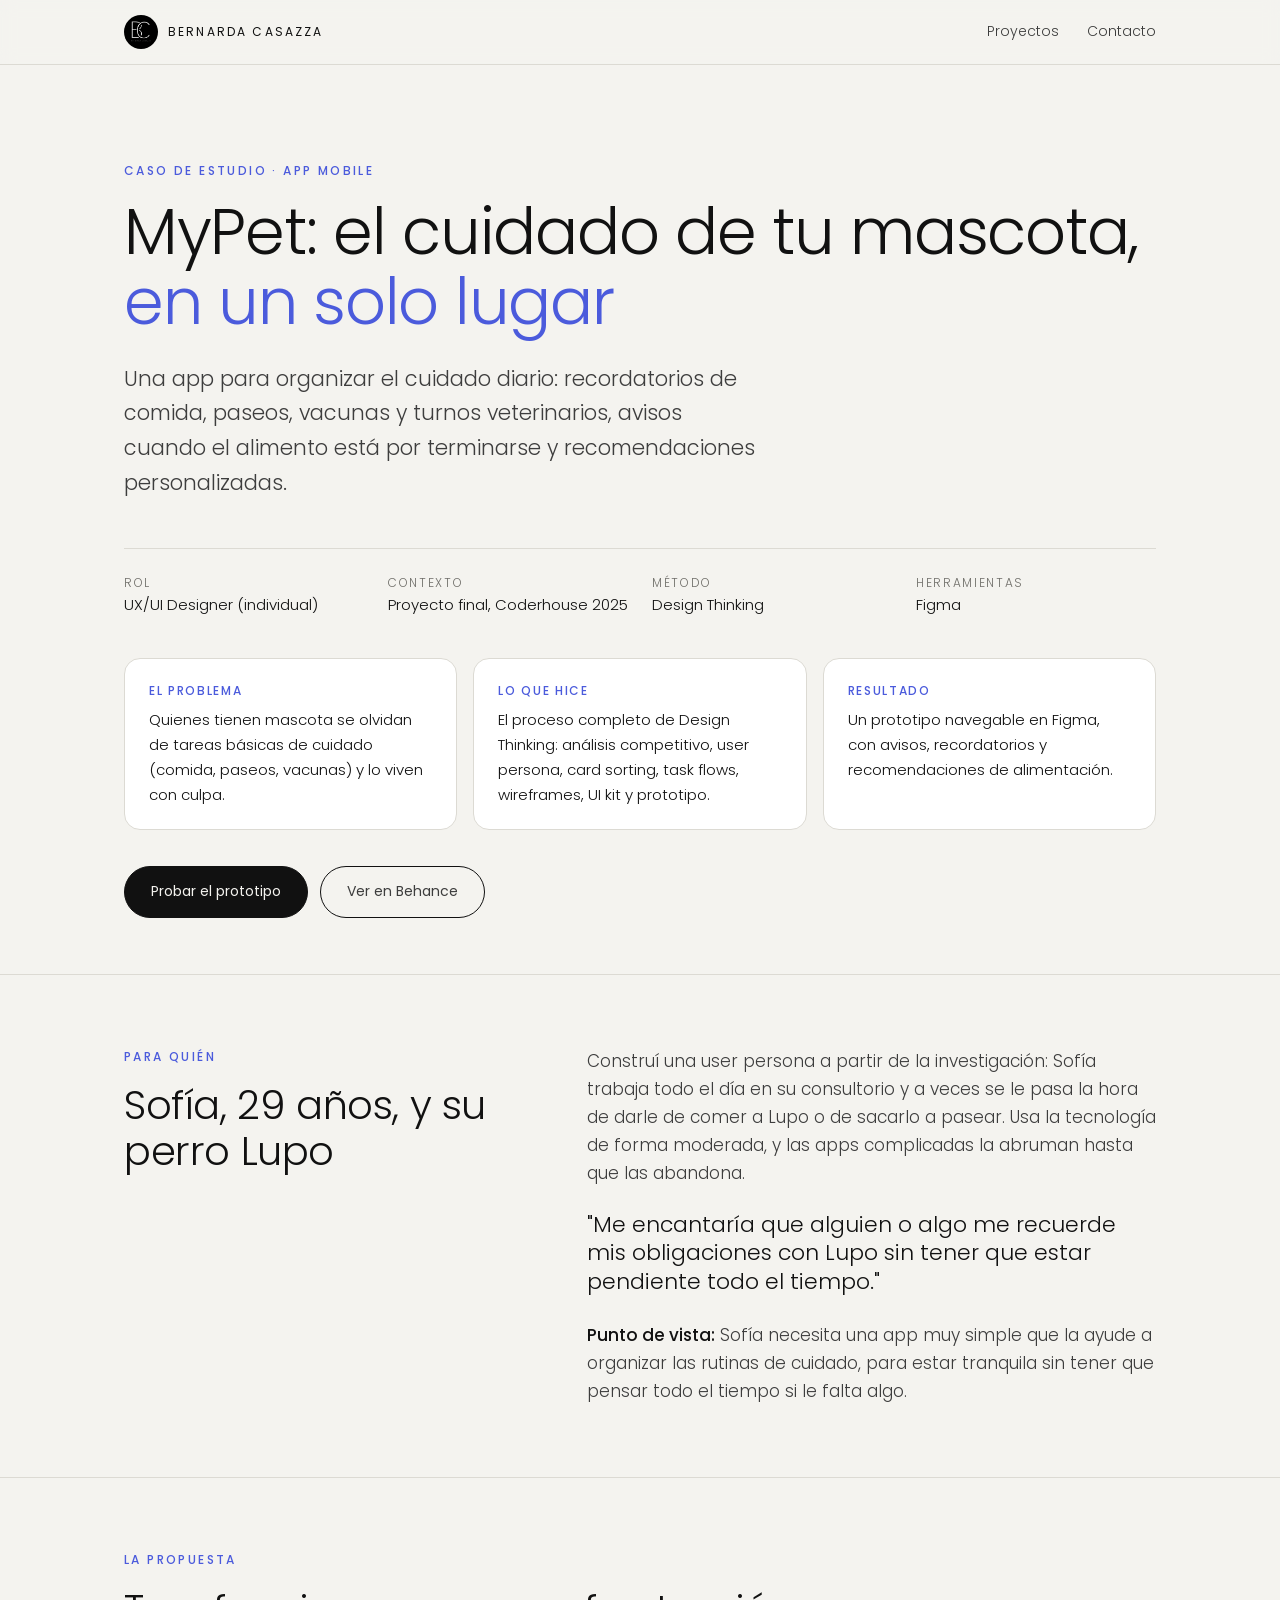
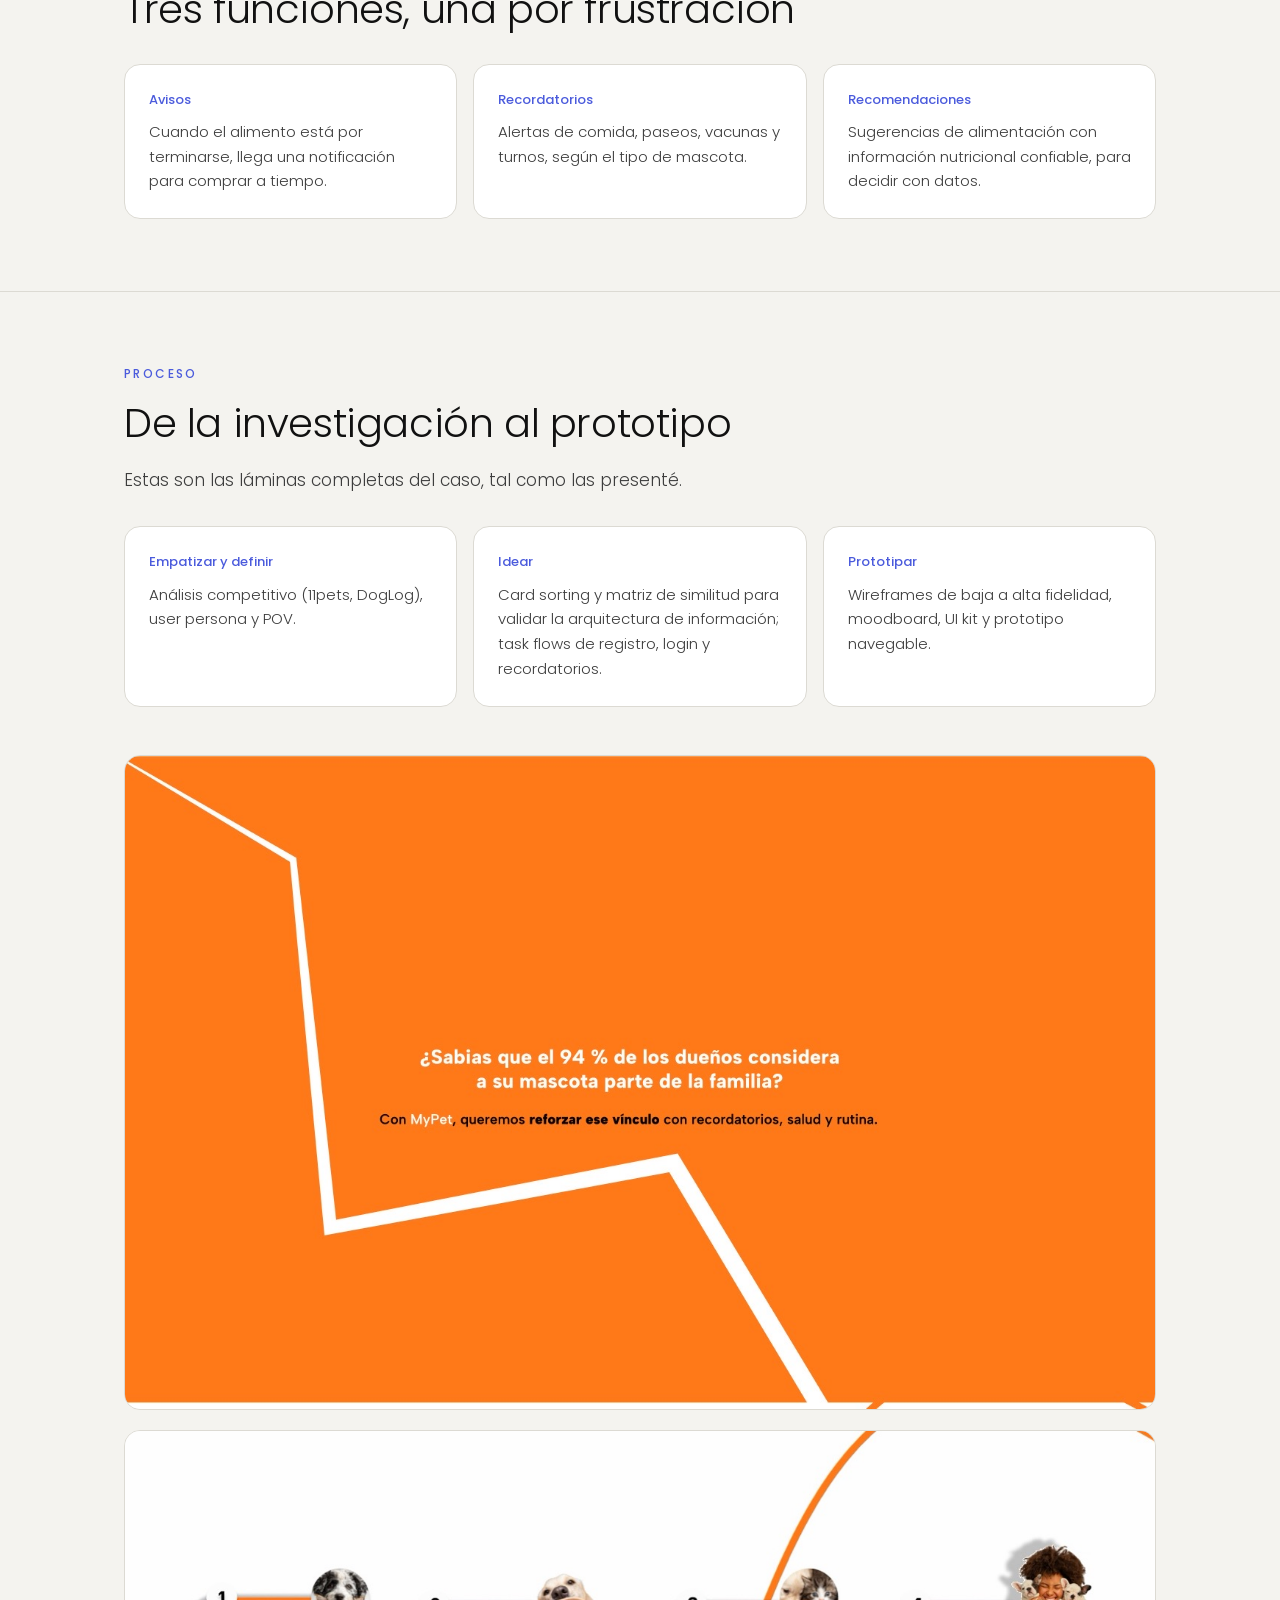
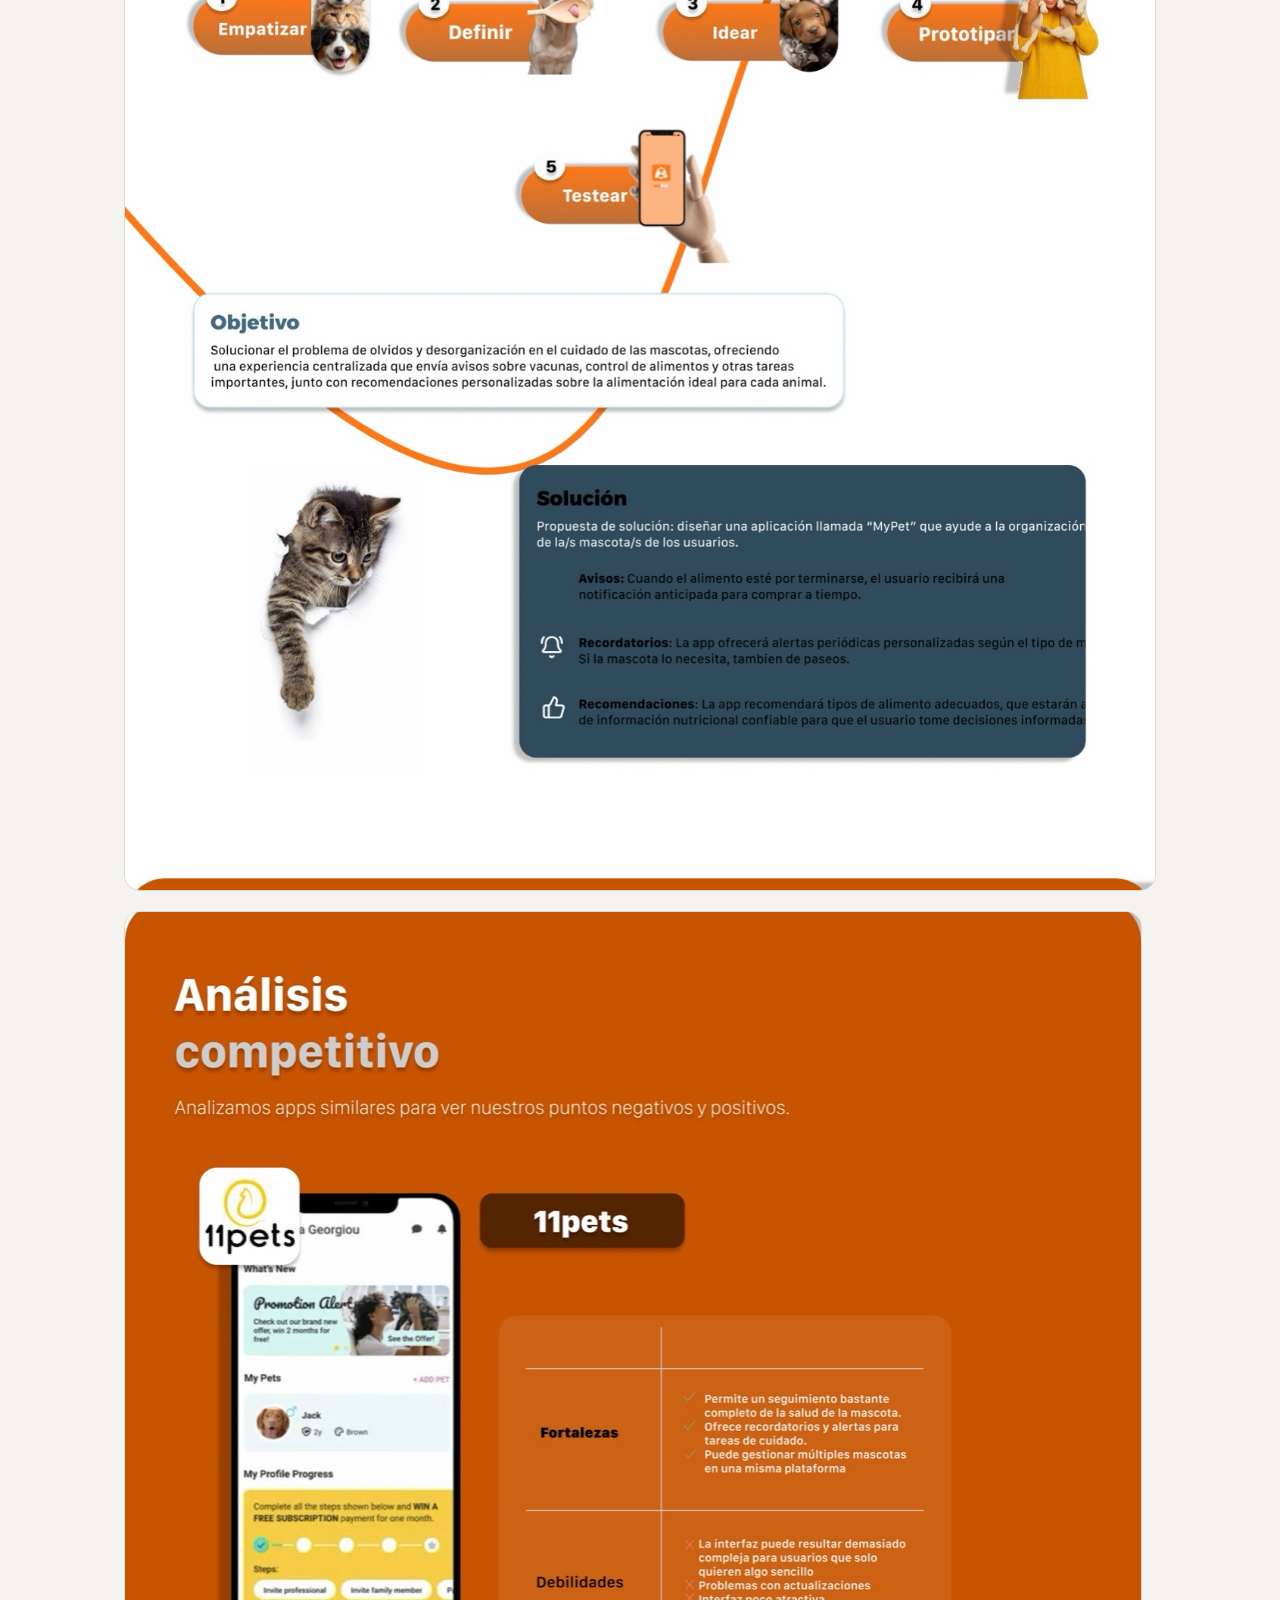
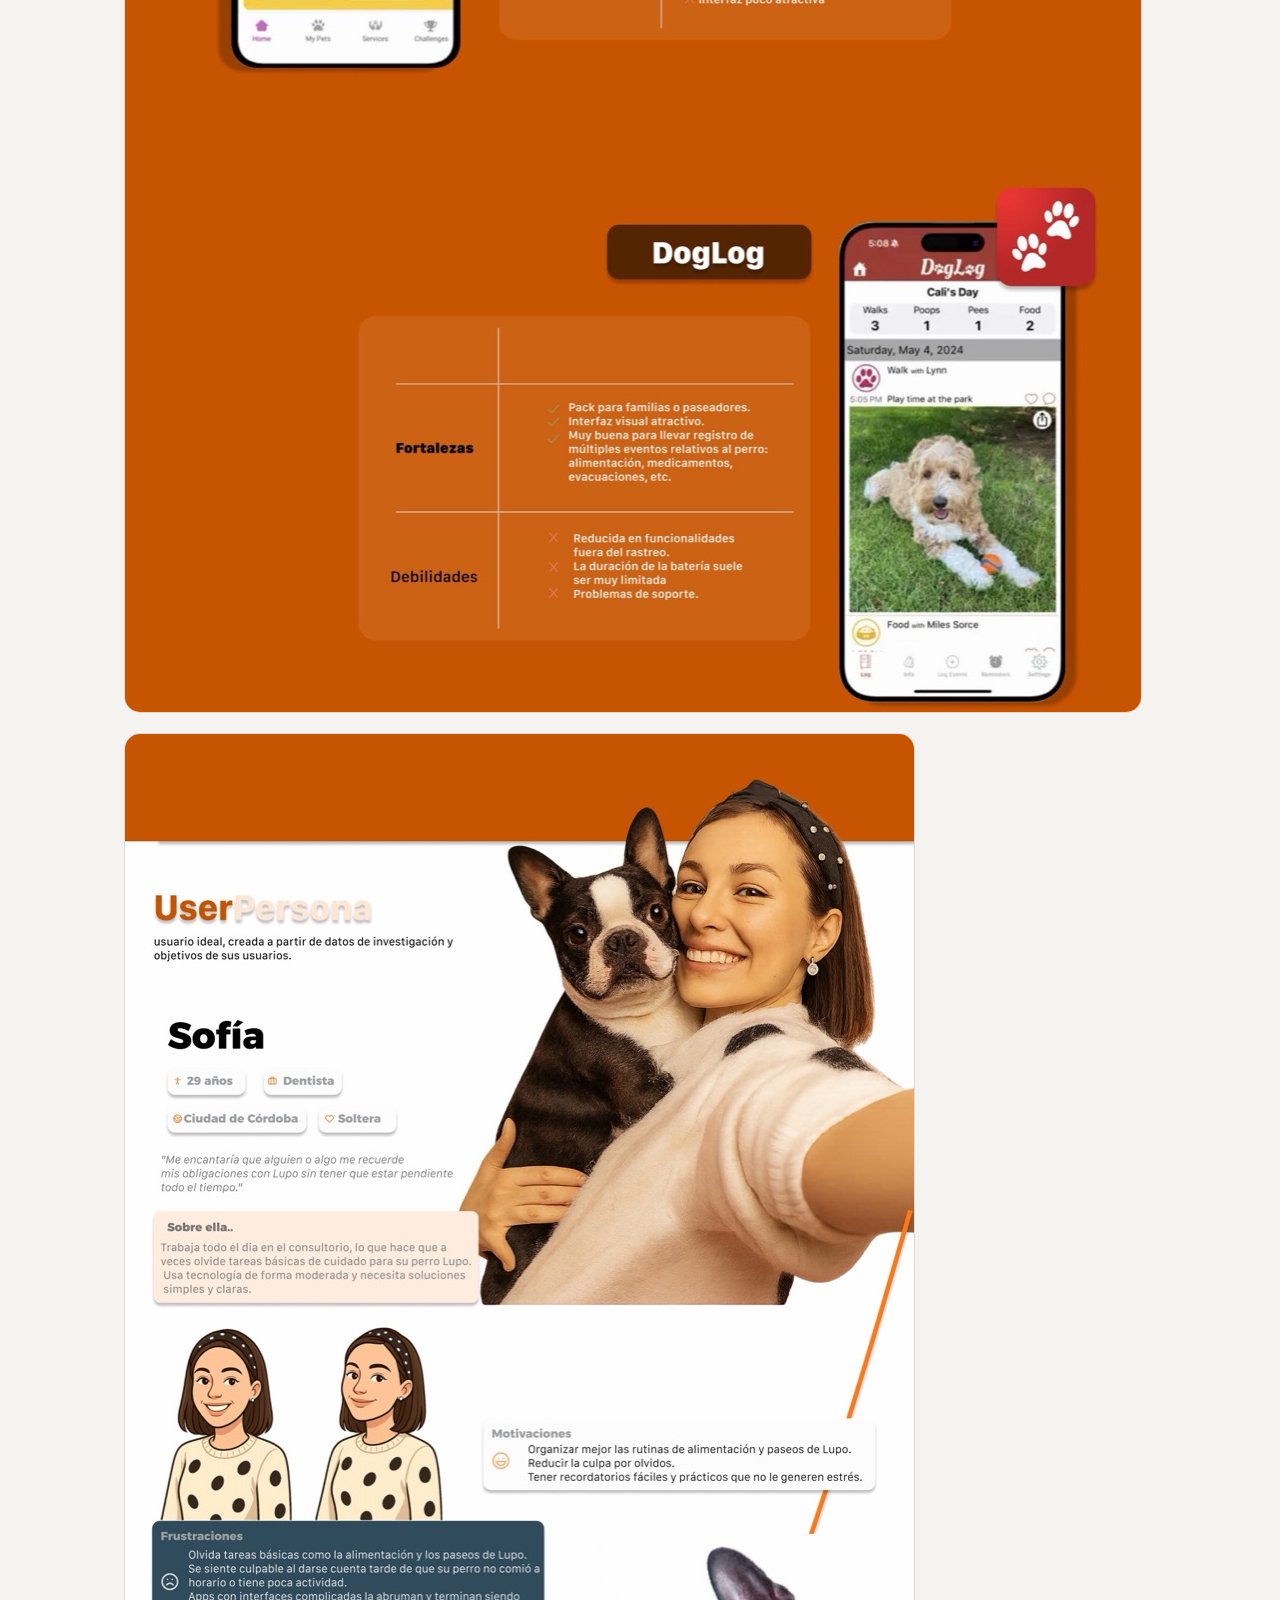
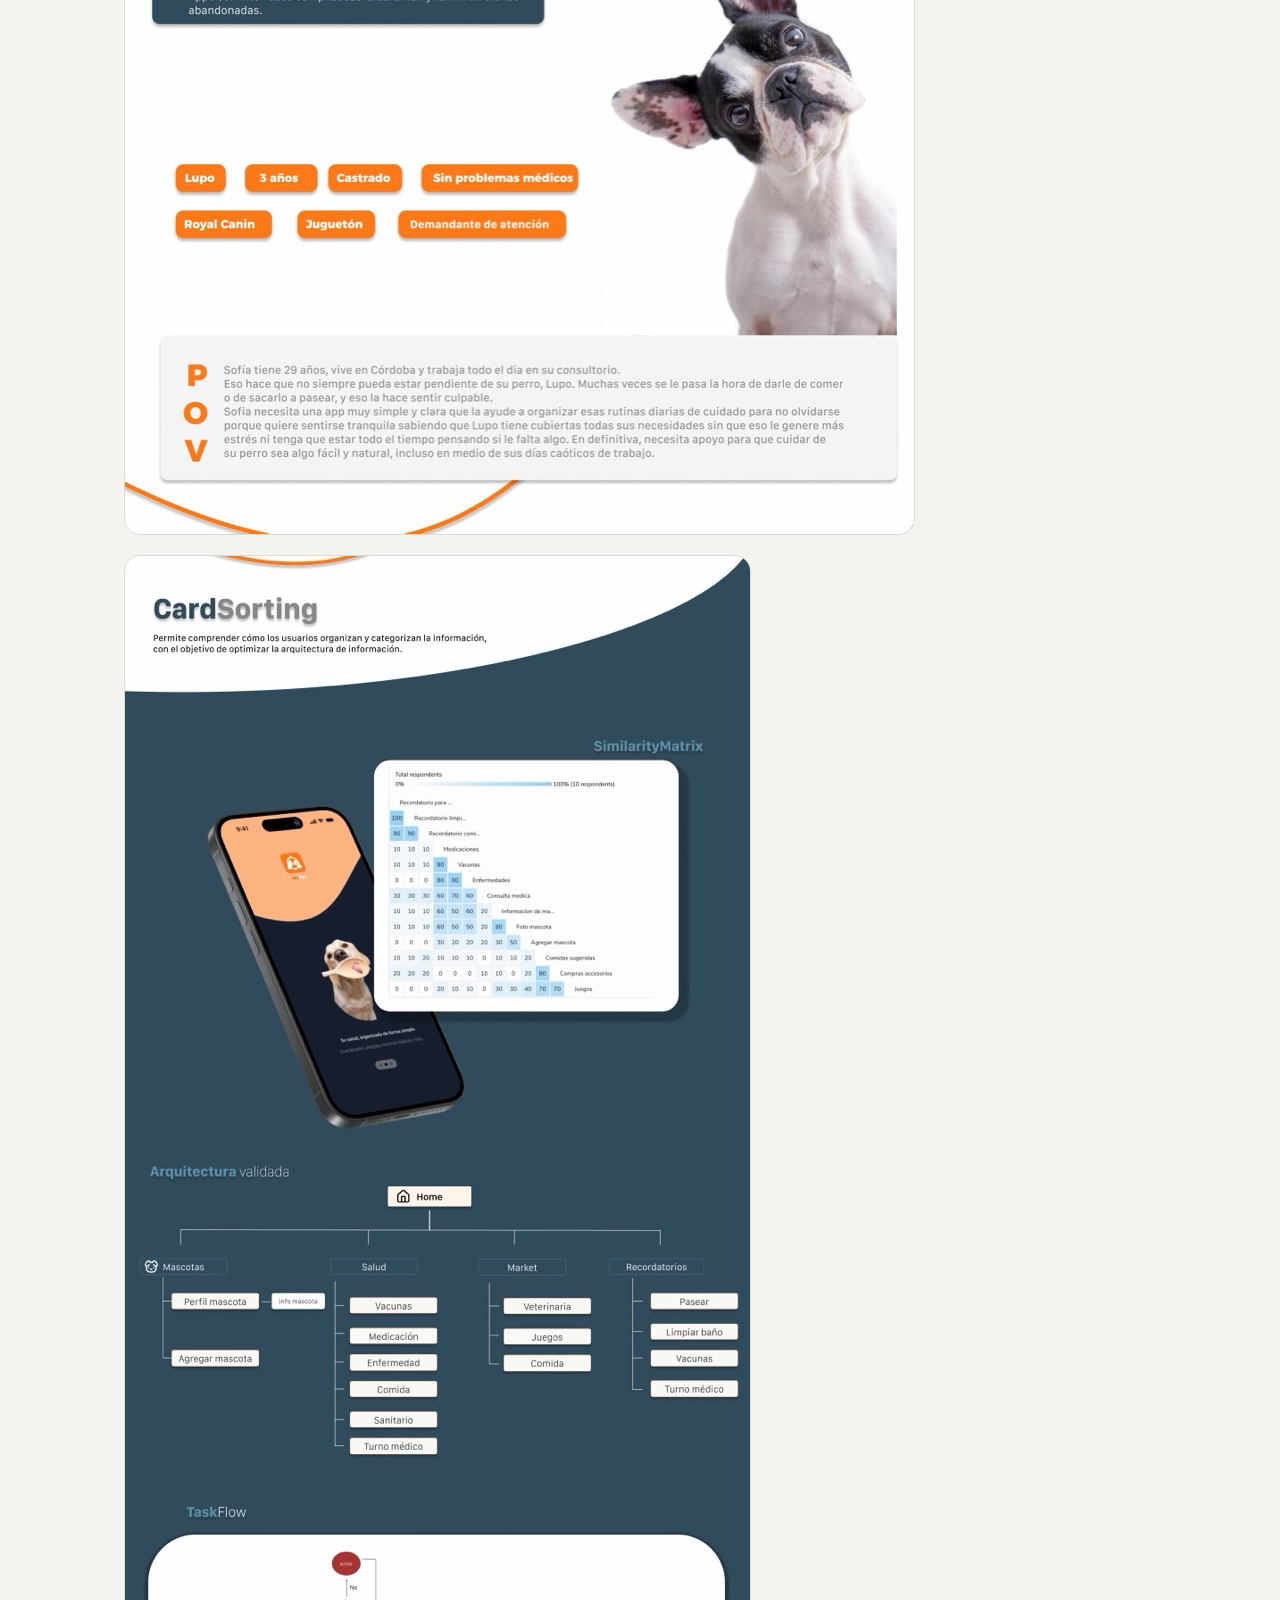
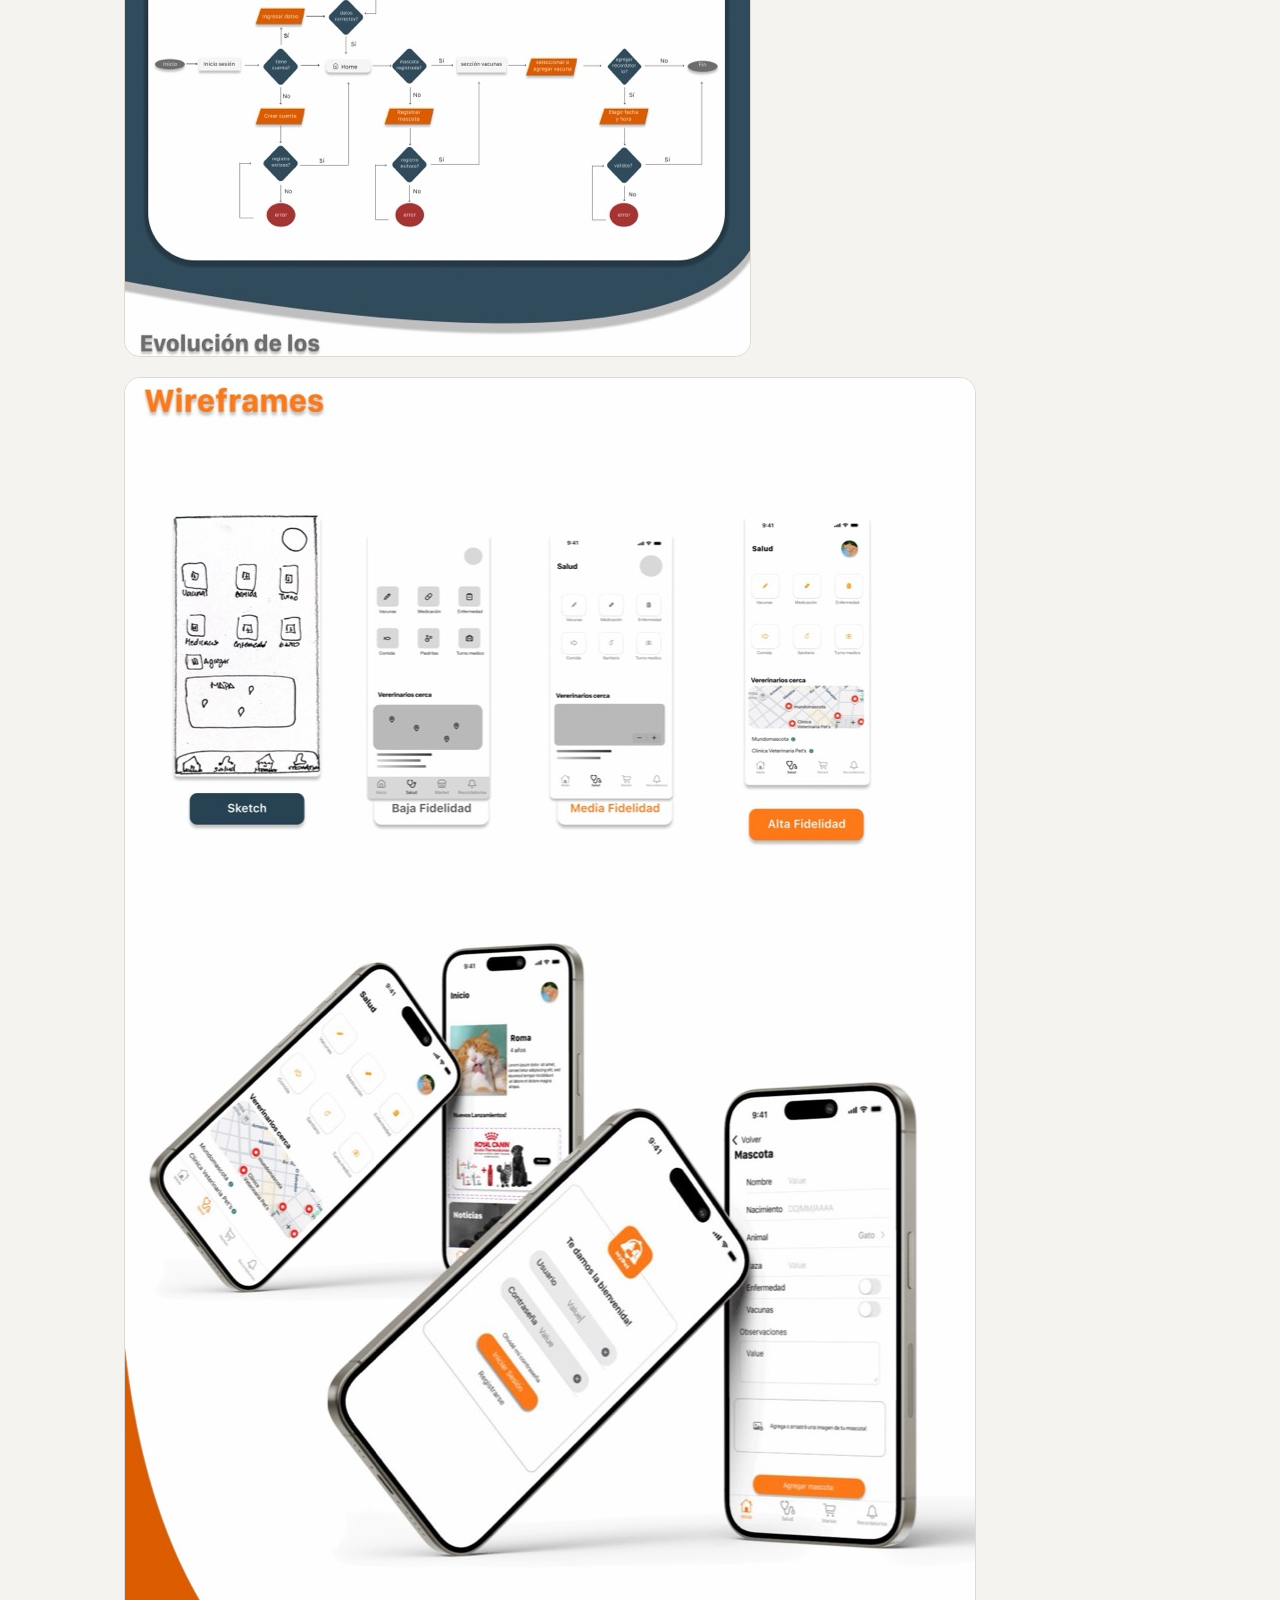
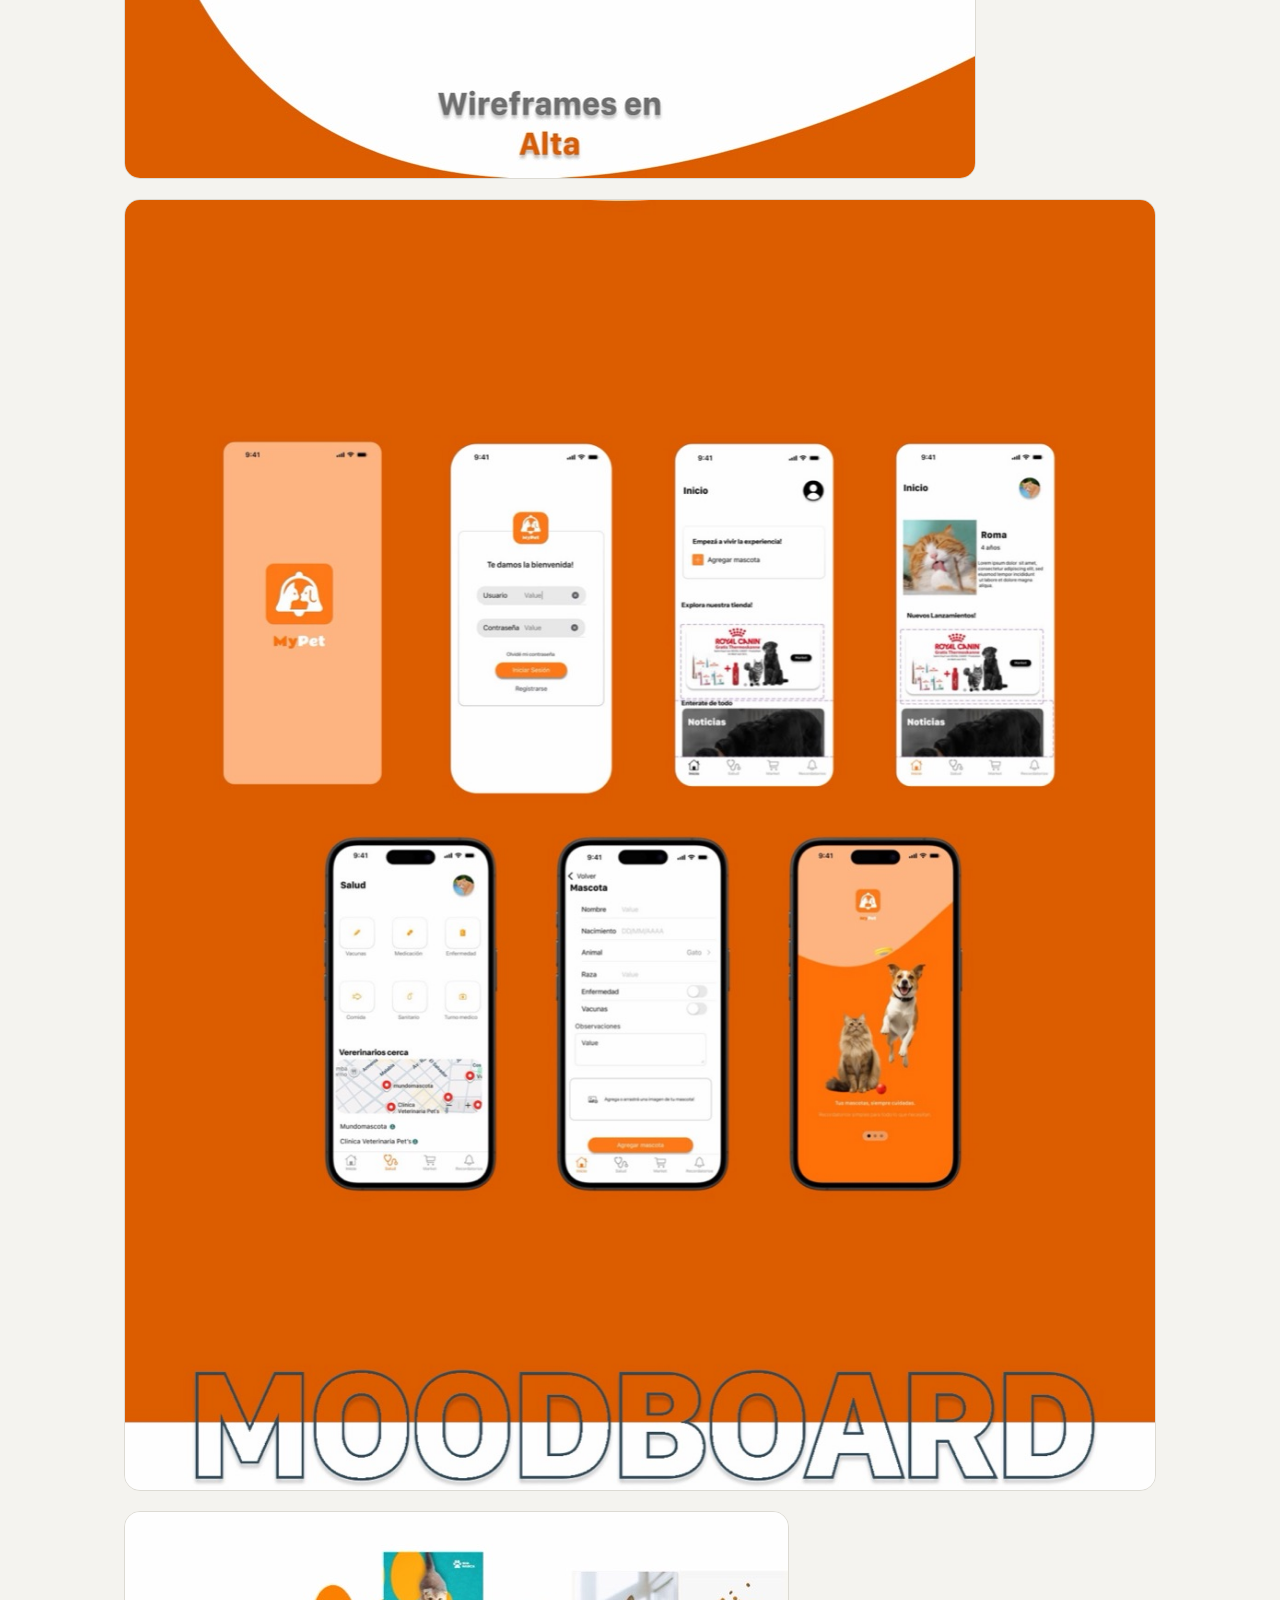
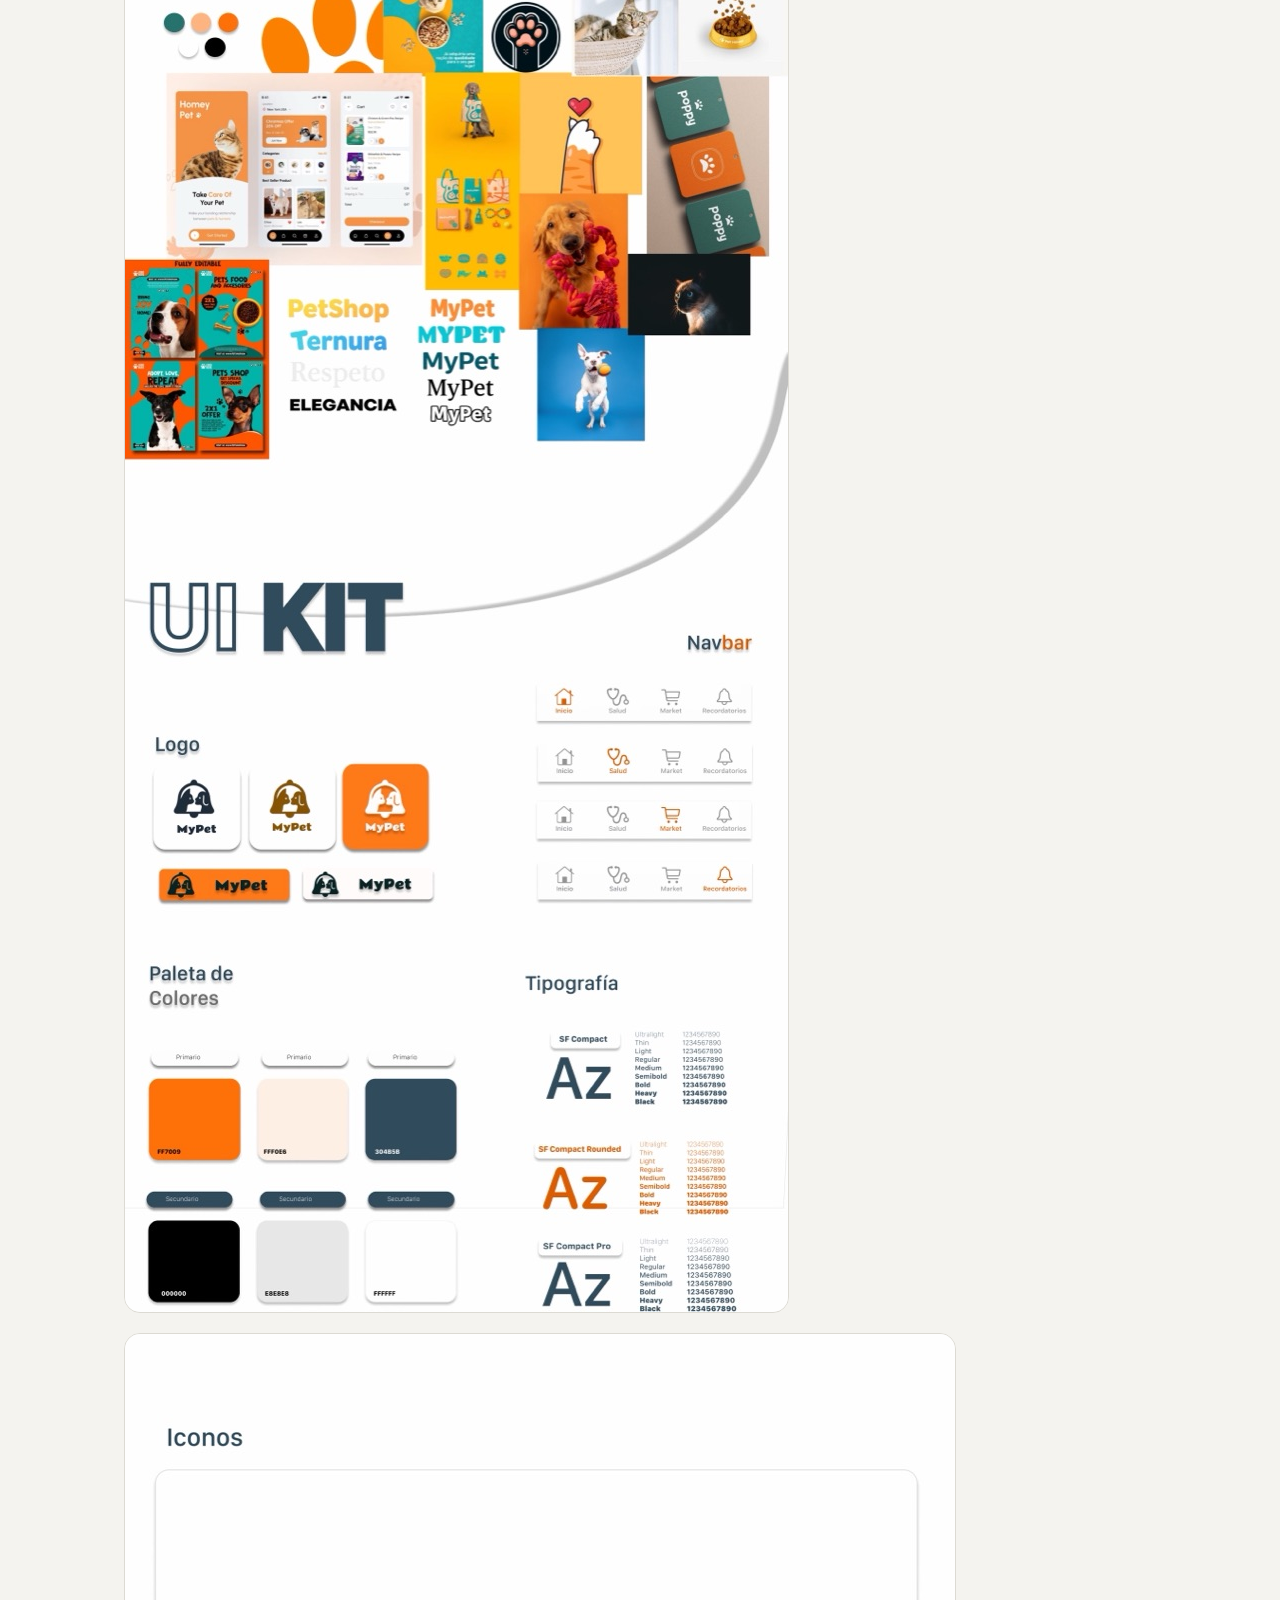
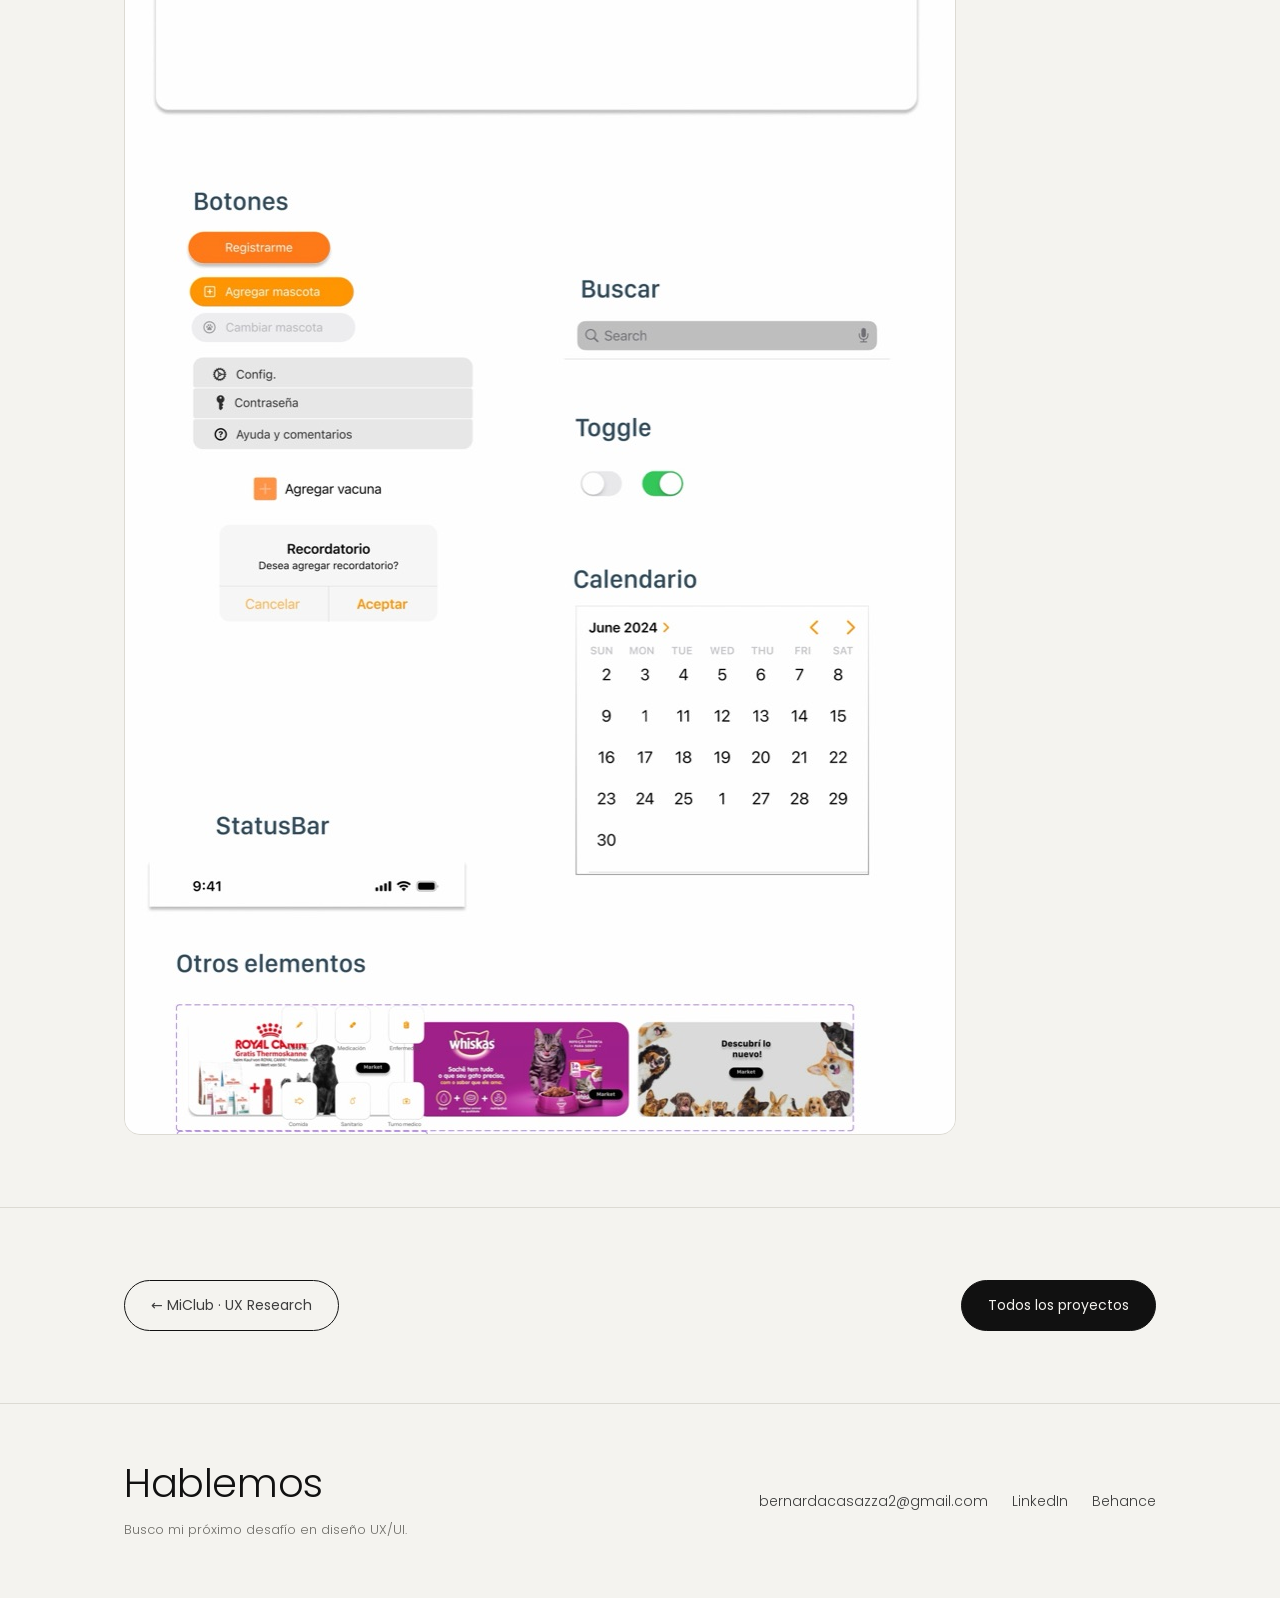
<file: mypet.html>
<!doctype html>
<html lang="es">
<head>
  <meta charset="utf-8">
  <meta name="viewport" content="width=device-width, initial-scale=1">
  <title>MyPet · Bernarda Casazza</title>
  <meta name="description" content="Caso de estudio UX/UI: MyPet, app mobile para el cuidado de mascotas, con Design Thinking completo.">
  <meta property="og:type" content="website">
  <meta property="og:url" content="https://bernicasazza.github.io/mypet.html">
  <meta property="og:title" content="MyPet · Bernarda Casazza">
  <meta property="og:description" content="Caso de estudio UX/UI: MyPet, app mobile para el cuidado de mascotas, con Design Thinking completo.">
  <meta property="og:image" content="https://bernicasazza.github.io/img/og-portfolio.jpg">
  <meta property="og:image:width" content="1200">
  <meta property="og:image:height" content="627">
  <meta name="twitter:card" content="summary_large_image">
  <link rel="icon" href="img/logo-bc.png">
  <link rel="preconnect" href="https://fonts.googleapis.com">
  <link href="https://fonts.googleapis.com/css2?family=Poppins:wght@300;400;500&display=swap" rel="stylesheet">
  <link rel="stylesheet" href="styles.css">
</head>
<body class="case">

<header class="top">
  <div class="wrap">
    <a class="brand" href="index.html"><img src="img/logo-bc.png" alt="">Bernarda Casazza</a>
    <ul class="nav">
      <li><a href="index.html#proyectos">Proyectos</a></li>
      <li><a href="#contacto">Contacto</a></li>
    </ul>
  </div>
</header>

<main>
  <div class="case-hero">
    <div class="wrap">
      <p class="eyebrow">Caso de estudio · App mobile</p>
      <h1>MyPet: el cuidado de tu mascota, <br><em>en un solo lugar</em></h1>
      <p class="lead">Una app para organizar el cuidado diario: recordatorios de comida, paseos, vacunas y turnos veterinarios, avisos cuando el alimento está por terminarse y recomendaciones personalizadas.</p>
      <div class="meta">
        <div><span>Rol</span><p>UX/UI Designer (individual)</p></div>
        <div><span>Contexto</span><p>Proyecto final, Coderhouse 2025</p></div>
        <div><span>Método</span><p>Design Thinking</p></div>
        <div><span>Herramientas</span><p>Figma</p></div>
      </div>
      <div class="tldr">
        <div><span>El problema</span><p>Quienes tienen mascota se olvidan de tareas básicas de cuidado (comida, paseos, vacunas) y lo viven con culpa.</p></div>
        <div><span>Lo que hice</span><p>El proceso completo de Design Thinking: análisis competitivo, user persona, card sorting, task flows, wireframes, UI kit y prototipo.</p></div>
        <div><span>Resultado</span><p>Un prototipo navegable en Figma, con avisos, recordatorios y recomendaciones de alimentación.</p></div>
      </div>
      <div class="btns">
        <a class="btn btn-main" href="https://www.figma.com/proto/YpXINDDWaBrdBOtm631Idf/Sin-t%C3%ADtulo?node-id=215-4960&starting-point-node-id=215%3A4960&scaling=scale-down" target="_blank">Probar el prototipo</a>
        <a class="btn btn-ghost" href="https://www.behance.net/bernardacasazza1" target="_blank">Ver en Behance</a>
      </div>
    </div>
  </div>

  <section class="divider">
    <div class="wrap two">
      <div>
        <p class="eyebrow">Para quién</p>
        <h2>Sofía, 29 años, y su perro Lupo</h2>
      </div>
      <div class="prose">
        <p>Construí una user persona a partir de la investigación: Sofía trabaja todo el día en su consultorio y a veces se le pasa la hora de darle de comer a Lupo o de sacarlo a pasear. Usa la tecnología de forma moderada, y las apps complicadas la abruman hasta que las abandona.</p>
        <p class="quote" style="font-size:22px;margin:24px 0">"Me encantaría que alguien o algo me recuerde mis obligaciones con Lupo sin tener que estar pendiente todo el tiempo."</p>
        <p><strong>Punto de vista:</strong> Sofía necesita una app muy simple que la ayude a organizar las rutinas de cuidado, para estar tranquila sin tener que pensar todo el tiempo si le falta algo.</p>
      </div>
    </div>
  </section>

  <section class="divider">
    <div class="wrap">
      <p class="eyebrow">La propuesta</p>
      <h2>Tres funciones, una por frustración</h2>
      <div class="grid-3" style="margin-top:32px">
        <div class="box"><span class="num">Avisos</span><p>Cuando el alimento está por terminarse, llega una notificación para comprar a tiempo.</p></div>
        <div class="box"><span class="num">Recordatorios</span><p>Alertas de comida, paseos, vacunas y turnos, según el tipo de mascota.</p></div>
        <div class="box"><span class="num">Recomendaciones</span><p>Sugerencias de alimentación con información nutricional confiable, para decidir con datos.</p></div>
      </div>
    </div>
  </section>

  <section class="divider">
    <div class="wrap">
      <p class="eyebrow">Proceso</p>
      <h2>De la investigación al prototipo</h2>
      <p style="max-width:640px">Estas son las láminas completas del caso, tal como las presenté.</p>
      <div class="grid-3" style="margin:32px 0 48px">
        <div class="box"><span class="num">Empatizar y definir</span><p>Análisis competitivo (11pets, DogLog), user persona y POV.</p></div>
        <div class="box"><span class="num">Idear</span><p>Card sorting y matriz de similitud para validar la arquitectura de información; task flows de registro, login y recordatorios.</p></div>
        <div class="box"><span class="num">Prototipar</span><p>Wireframes de baja a alta fidelidad, moodboard, UI kit y prototipo navegable.</p></div>
      </div>
      <div class="stack full">
        <img src="img/mypet/02_contexto.jpg" alt="Contexto del proyecto MyPet" loading="lazy">
        <img src="img/mypet/03_proceso_objetivo_solucion.jpg" alt="Proceso, objetivo y solución" loading="lazy">
        <img src="img/mypet/04_analisis_competitivo.jpg" alt="Análisis competitivo" loading="lazy">
        <img src="img/mypet/05_user_persona.jpg" alt="User persona" loading="lazy">
        <img src="img/mypet/06_cardsorting_arquitectura_taskflow.jpg" alt="Card sorting, arquitectura de información y task flow" loading="lazy">
        <img src="img/mypet/07_wireframes.jpg" alt="Wireframes" loading="lazy">
        <img src="img/mypet/08_alta_fidelidad.jpg" alt="Pantallas en alta fidelidad" loading="lazy">
        <img src="img/mypet/09_moodboard.jpg" alt="Moodboard" loading="lazy">
        <img src="img/mypet/10_ui_kit.jpg" alt="UI kit" loading="lazy">
      </div>
    </div>
  </section>

  <section class="divider">
    <div class="wrap next">
      <a class="btn btn-ghost" href="miclub.html">← MiClub · UX Research</a>
      <a class="btn btn-main" href="index.html#proyectos">Todos los proyectos</a>
    </div>
  </section>
</main>

<footer id="contacto">
  <div class="wrap">
    <div><h2 style="margin-bottom:8px">Hablemos</h2><small>Busco mi próximo desafío en diseño UX/UI.</small></div>
    <ul class="contact">
      <li><a href="mailto:bernardacasazza2@gmail.com">bernardacasazza2@gmail.com</a></li>
      <li><a href="https://www.linkedin.com/in/maria-bernarda-casazza-schwab-40ab6226b/" target="_blank">LinkedIn</a></li>
      <li><a href="https://www.behance.net/bernardacasazza1" target="_blank">Behance</a></li>
    </ul>
  </div>
</footer>

</body>
</html>
</file>
<file: styles.css>
:root {
  --bg: #f4f3ef;
  --surface: #ffffff;
  --ink: #111111;
  --text: #3d3d3d;
  --muted: #6e6d68;
  --line: #dcdad3;
  --acc: #4b5bdc;
  --acc-soft: #e6e8fb;
  --max: 1080px;
}

* { box-sizing: border-box; margin: 0; padding: 0; }
html { scroll-behavior: smooth; }
body {
  background: var(--bg);
  color: var(--text);
  font-family: "Poppins", system-ui, sans-serif;
  font-weight: 300;
  font-size: 17px;
  line-height: 1.65;
  -webkit-font-smoothing: antialiased;
}
img { display: block; max-width: 100%; height: auto; }
a { color: inherit; }
strong { font-weight: 500; color: var(--ink); }

.wrap { max-width: var(--max); margin: 0 auto; padding: 0 24px; }

/* Header */
.top {
  position: sticky; top: 0; z-index: 10;
  background: rgba(244, 243, 239, .92);
  backdrop-filter: blur(8px);
  border-bottom: 1px solid var(--line);
}
.top .wrap { display: flex; align-items: center; justify-content: space-between; height: 64px; }
.brand { display: flex; align-items: center; gap: 10px; text-decoration: none; color: var(--ink); font-weight: 400; letter-spacing: .18em; font-size: 12px; text-transform: uppercase; }
.brand img { width: 34px; height: 34px; border-radius: 50%; }
.nav { display: flex; gap: 28px; list-style: none; font-size: 14px; }
.nav a { text-decoration: none; color: var(--text); }
.nav a:hover { color: var(--acc); }

/* Type */
.eyebrow { font-size: 12px; letter-spacing: .2em; text-transform: uppercase; color: var(--acc); font-weight: 500; margin-bottom: 16px; }
h1 { font-weight: 300; color: var(--ink); font-size: clamp(36px, 6vw, 64px); line-height: 1.1; letter-spacing: -.02em; }
h1 em, h2 em { font-style: normal; color: var(--acc); }
h2 { font-weight: 300; color: var(--ink); font-size: clamp(28px, 4vw, 40px); line-height: 1.15; letter-spacing: -.01em; margin-bottom: 20px; }
h3 { font-weight: 500; color: var(--ink); font-size: 18px; margin-bottom: 8px; }
.lead { font-size: clamp(18px, 2vw, 21px); max-width: 640px; margin-top: 24px; }

/* Buttons */
.btns { display: flex; gap: 12px; flex-wrap: wrap; margin-top: 36px; }
.btn { display: inline-block; padding: 13px 26px; border-radius: 999px; text-decoration: none; font-size: 14px; font-weight: 400; border: 1px solid var(--ink); transition: .2s; }
.btn-main { background: var(--ink); color: var(--bg); }
.btn-main:hover { background: var(--acc); border-color: var(--acc); }
.btn-ghost:hover { border-color: var(--acc); color: var(--acc); }

/* Sections */
section { padding: 96px 0; }
.hero { padding: 120px 0 96px; }
.divider { border-top: 1px solid var(--line); }

/* Project cards */
.projects { display: grid; gap: 28px; }
.card {
  display: grid; grid-template-columns: 1.1fr 1fr; gap: 0;
  background: var(--surface); border-radius: 20px; overflow: hidden;
  text-decoration: none; color: inherit; border: 1px solid var(--line);
  transition: transform .25s, box-shadow .25s;
}
.card:hover { transform: translateY(-4px); box-shadow: 0 18px 40px rgba(0,0,0,.07); }
.card-img { background: #ebe9e2; display: flex; align-items: center; justify-content: center; min-height: 340px; overflow: hidden; }
.card-img img { width: 100%; height: 100%; object-fit: cover; }
.card-img.phones { gap: 14px; padding: 32px; }
.card-img.browser { padding: 40px; }
.card-img.browser img { width: 100%; height: auto; border-radius: 12px; box-shadow: 0 14px 34px rgba(0,0,0,.12); }
.card-img.phones img { width: 34%; height: auto; border-radius: 16px; box-shadow: 0 10px 30px rgba(0,0,0,.12); }
.card-body { padding: 40px; display: flex; flex-direction: column; justify-content: center; }
.card-body h3 { font-size: 26px; font-weight: 300; margin: 6px 0 12px; }
.tags { display: flex; flex-wrap: wrap; gap: 8px; margin-top: 20px; list-style: none; }
.tags li { font-size: 12px; padding: 5px 12px; border-radius: 999px; background: var(--bg); color: var(--text); }
.more { margin-top: 24px; font-size: 14px; color: var(--acc); font-weight: 500; }
.status { align-self: flex-start; display: inline-block; font-size: 11px; letter-spacing: .12em; text-transform: uppercase; padding: 4px 10px; border-radius: 999px; background: var(--acc-soft); color: var(--acc); font-weight: 500; }

/* About */
.about { display: grid; grid-template-columns: 1fr 1fr; gap: 56px; }
.skills { list-style: none; display: grid; gap: 18px; }
.skills li { border-top: 1px solid var(--line); padding-top: 14px; }
.skills span { display: block; font-size: 12px; letter-spacing: .14em; text-transform: uppercase; color: var(--muted); margin-bottom: 4px; }

/* Case study */
.case-hero { padding: 96px 0 56px; }
.meta { display: grid; grid-template-columns: repeat(4, 1fr); gap: 24px; margin-top: 48px; padding-top: 24px; border-top: 1px solid var(--line); }
.meta span { display: block; font-size: 12px; letter-spacing: .14em; text-transform: uppercase; color: var(--muted); }
.meta p { color: var(--ink); font-size: 15px; }
.case section { padding: 72px 0; }
.two { display: grid; grid-template-columns: 1fr 1.4fr; gap: 56px; align-items: start; }
.prose p + p { margin-top: 16px; }
.prose ul { margin: 16px 0 0 20px; }
.prose li + li { margin-top: 8px; }
.grid-4 { display: grid; grid-template-columns: repeat(4, 1fr); gap: 16px; }
.grid-3 { display: grid; grid-template-columns: repeat(3, 1fr); gap: 16px; }
.box { background: var(--surface); border: 1px solid var(--line); border-radius: 16px; padding: 24px; }
.box .num { color: var(--acc); font-size: 13px; font-weight: 500; display: block; margin-bottom: 10px; }
.box p { font-size: 15px; }
.phones-row { display: flex; gap: 20px; justify-content: center; flex-wrap: wrap; }
.phones-row figure { width: min(220px, 44%); }
.phones-row img { border-radius: 22px; box-shadow: 0 14px 34px rgba(0,0,0,.12); }
figcaption { font-size: 13px; color: var(--muted); margin-top: 12px; text-align: center; }
.decision { display: grid; grid-template-columns: 1fr 220px; gap: 64px; align-items: center; padding: 48px 0; border-top: 1px solid var(--line); }
.decision:first-of-type { border-top: 0; }
.decision img { border-radius: 22px; box-shadow: 0 14px 34px rgba(0,0,0,.12); }
.chips { display: flex; gap: 8px; flex-wrap: wrap; margin-top: 16px; }
.chips span { font-size: 13px; padding: 4px 12px; border-radius: 999px; border: 1px solid var(--line); background: var(--surface); }

/* Resumen rápido */
.tldr { display: grid; grid-template-columns: repeat(3, 1fr); gap: 16px; margin-top: 40px; }
.tldr div { background: var(--surface); border: 1px solid var(--line); border-radius: 16px; padding: 22px 24px; }
.tldr span { display: block; font-size: 12px; letter-spacing: .14em; text-transform: uppercase; color: var(--acc); font-weight: 500; margin-bottom: 8px; }
.tldr p { font-size: 15px; color: var(--ink); }

/* Evolución de versiones */
.evo { display: grid; grid-template-columns: repeat(4, 1fr); gap: 20px; margin-top: 40px; }
.evo img { border-radius: 18px; box-shadow: 0 12px 30px rgba(0,0,0,.1); }
.evo figcaption { text-align: left; }
.evo b { color: var(--acc); font-weight: 500; margin-right: 6px; }

/* Sobre mí con foto */
.about-photo { width: 120px; height: 120px; border-radius: 50%; object-fit: cover; margin-bottom: 24px; }

/* Timeline */
.timeline { list-style: none; position: relative; margin-left: 8px; }
.timeline::before { content: ""; position: absolute; left: 0; top: 8px; bottom: 8px; width: 1px; background: var(--line); }
.timeline li { position: relative; padding: 0 0 26px 32px; }
.timeline li::before { content: ""; position: absolute; left: -5px; top: 8px; width: 11px; height: 11px; border-radius: 50%; background: var(--bg); border: 1px solid var(--acc); }
.timeline li:last-child::before { background: var(--acc); }
.timeline b { font-weight: 500; color: var(--acc); margin-right: 8px; }

/* Before / after */
.compare { display: grid; grid-template-columns: 1fr 1fr; gap: 16px; }
.compare .box span { font-size: 12px; letter-spacing: .14em; text-transform: uppercase; color: var(--muted); display: block; margin-bottom: 8px; }
.compare .after { border-color: var(--acc); }
.compare .after span { color: var(--acc); }

.quote { font-size: clamp(24px, 3.4vw, 36px); font-weight: 300; color: var(--ink); line-height: 1.3; max-width: 820px; }
.full img { border-radius: 16px; border: 1px solid var(--line); }
.stack { display: grid; gap: 20px; }

.next { display: flex; justify-content: space-between; gap: 16px; flex-wrap: wrap; }

/* Footer */
footer { border-top: 1px solid var(--line); padding: 56px 0; }
footer .wrap { display: flex; justify-content: space-between; align-items: center; gap: 24px; flex-wrap: wrap; }
.contact { display: flex; gap: 24px; flex-wrap: wrap; list-style: none; font-size: 14px; }
.contact a { text-decoration: none; }
.contact a:hover { color: var(--acc); }
small { color: var(--muted); font-size: 13px; }

@media (max-width: 820px) {
  body { font-size: 16px; }
  .wrap { padding: 0 16px; }
  .nav { gap: 16px; font-size: 13px; }
  .nav .hide-sm { display: none; }
  .hero { padding: 72px 0 64px; }
  h1 br, h2 br { display: none; }
  .card-img.phones { padding: 24px 16px; }
  .card-img.browser { padding: 24px 16px; }
  section, .case section { padding: 56px 0; }
  .card, .about, .two, .decision, .compare { grid-template-columns: 1fr; }
  .card-img { min-height: 240px; }
  .card-body { padding: 28px; }
  .decision { gap: 24px; }
  .decision img { max-width: 220px; margin: 0 auto; }
  .grid-4, .grid-3, .meta, .evo { grid-template-columns: 1fr 1fr; }
  .tldr { grid-template-columns: 1fr; }
}
@media (max-width: 480px) {
  .grid-4, .grid-3 { grid-template-columns: 1fr; }
}
</file>
